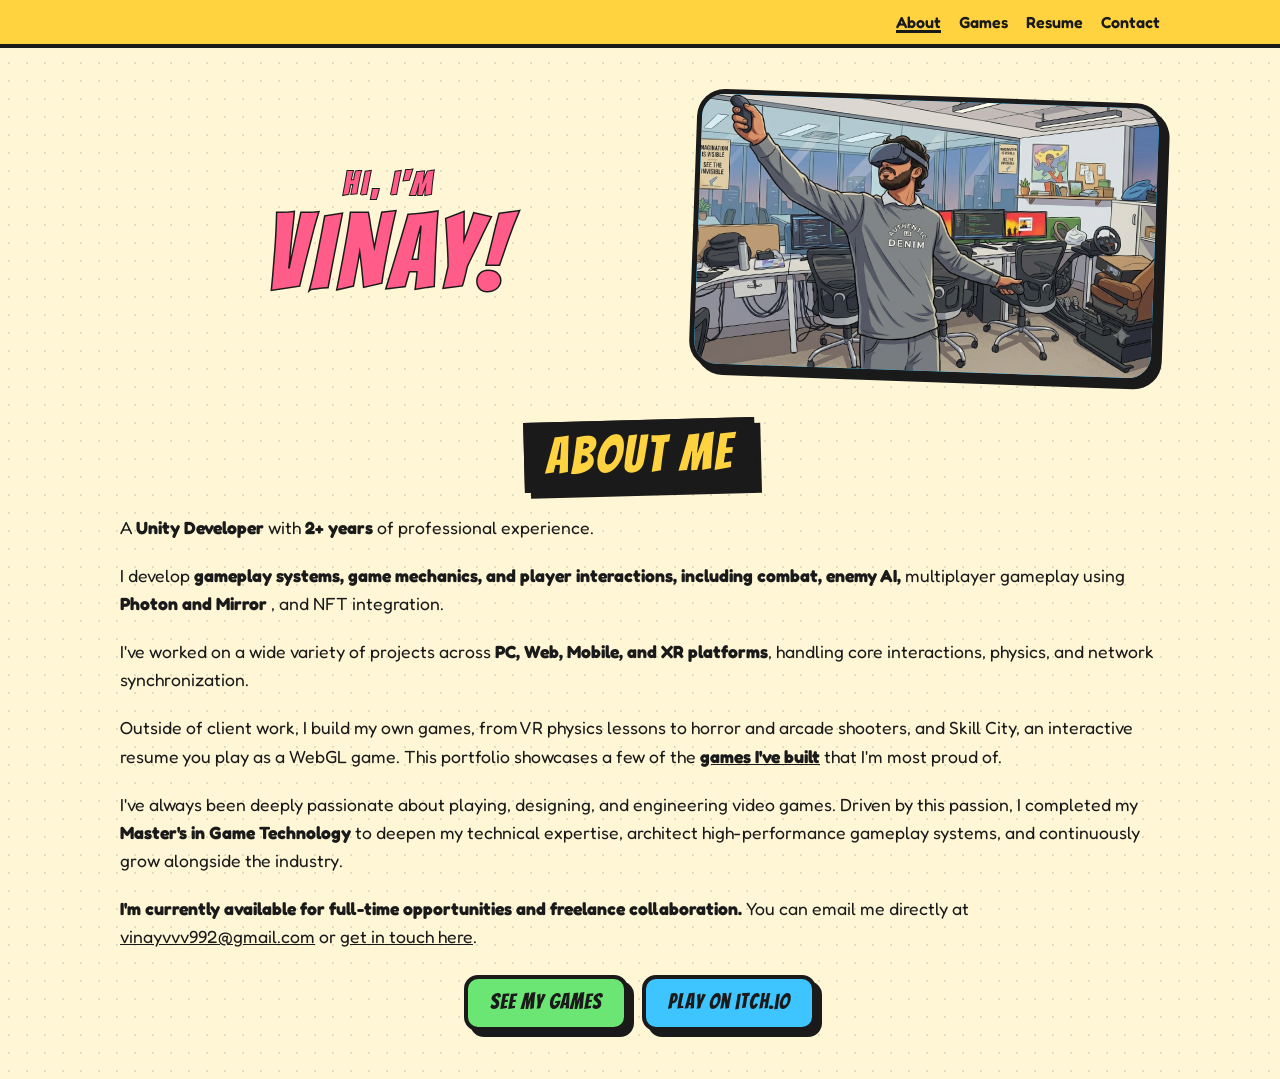
<file: index.html>
<!doctype html>
<html lang="en">
  <head>
    <meta charset="UTF-8" />
    <meta name="viewport" content="width=device-width, initial-scale=1" />
    <title>Vinay | Unity Developer</title>
    <meta
      name="description"
      content="Portfolio of Vinay, a Unity and XR game developer working across mobile, desktop, VR and WebGL."
    />
    <link rel="preconnect" href="https://fonts.googleapis.com" />
    <link rel="preconnect" href="https://fonts.gstatic.com" crossorigin />
    <link
      href="https://fonts.googleapis.com/css2?family=Bangers&family=Fredoka:wght@400;600&display=swap"
      rel="stylesheet"
    />
    <link rel="stylesheet" href="style.css" />
  </head>
  <body>
    <nav>
      <div class="wrap">
        <!-- <a class="logo" href="index.html#top">Vinay</a> -->
        <ul>
          <li><a href="index.html" class="active">About</a></li>
          <li><a href="games.html">Games</a></li>
          <li><a href="resume.html">Resume</a></li>
          <li><a href="contact.html">Contact</a></li>
        </ul>
      </div>
    </nav>
    <main>
      <header class="hero" id="top">
        <div class="wrap">
          <div class="hero-top">
            <div class="hero-name">
              <h1><span class="hello">HI, I'M</span> VINAY!</h1>
            </div>
            <div class="mascot">
              <img src="assets/mascot.png" alt="Vinay working in VR" />
            </div>
          </div>

          <div class="about-tag"><h2>About me</h2></div>

          <p class="about-text">
            A <strong>Unity Developer</strong> with <strong>2+ years</strong> of
            professional experience.
          </p>
          <p class="about-text">
            I develop
            <strong
              >gameplay systems, game mechanics, and player
              interactions, including combat, enemy AI,</strong
            >
           multiplayer gameplay using
            <strong
              > Photon and Mirror</strong
            >
            , and NFT
              integration.
          </strong>
          </p>
          <p class="about-text">
            I've worked on a wide variety of projects across
            <strong>PC, Web, Mobile, and XR platforms</strong>, handling core
            interactions, physics, and network synchronization. 
          </p>
          <p class="about-text">
            Outside of client work, I build my own games, from VR physics
            lessons to horror and arcade shooters, and Skill City, an
            interactive resume you play as a WebGL game.  This portfolio
            showcases a few of the
            <a href="games.html"> <strong>games I've built</strong></a> that I'm
            most proud of.
          </p>
          <p class="about-text">
            I've always been deeply passionate about playing, designing, and
            engineering video games. Driven by this passion, I completed my
            <strong>Master's in Game Technology</strong>
            to deepen my technical expertise, architect high-performance
            gameplay systems, and continuously grow alongside the industry.
          </p>
          <p class="about-text">
            <strong
              >I'm currently available for full-time opportunities and freelance
              collaboration.
            </strong>
            You can email me directly at
            <a href="mailto:vinayvvv992@gmail.com">vinayvvv992@gmail.com</a>
            or <a href="contact.html">get in touch here</a>.
          </p>
          <div class="btns">
            <a class="btn" href="games.html">See my games</a>
            <a class="btn alt" href="https://vinaydev.itch.io/"
              >Play on itch.io</a
            >
          </div>
        </div>
      </header>
    </main>
    <!-- <footer>&copy; Vinay. Built with HTML and CSS.</footer> -->
  </body>
</html>
</file>
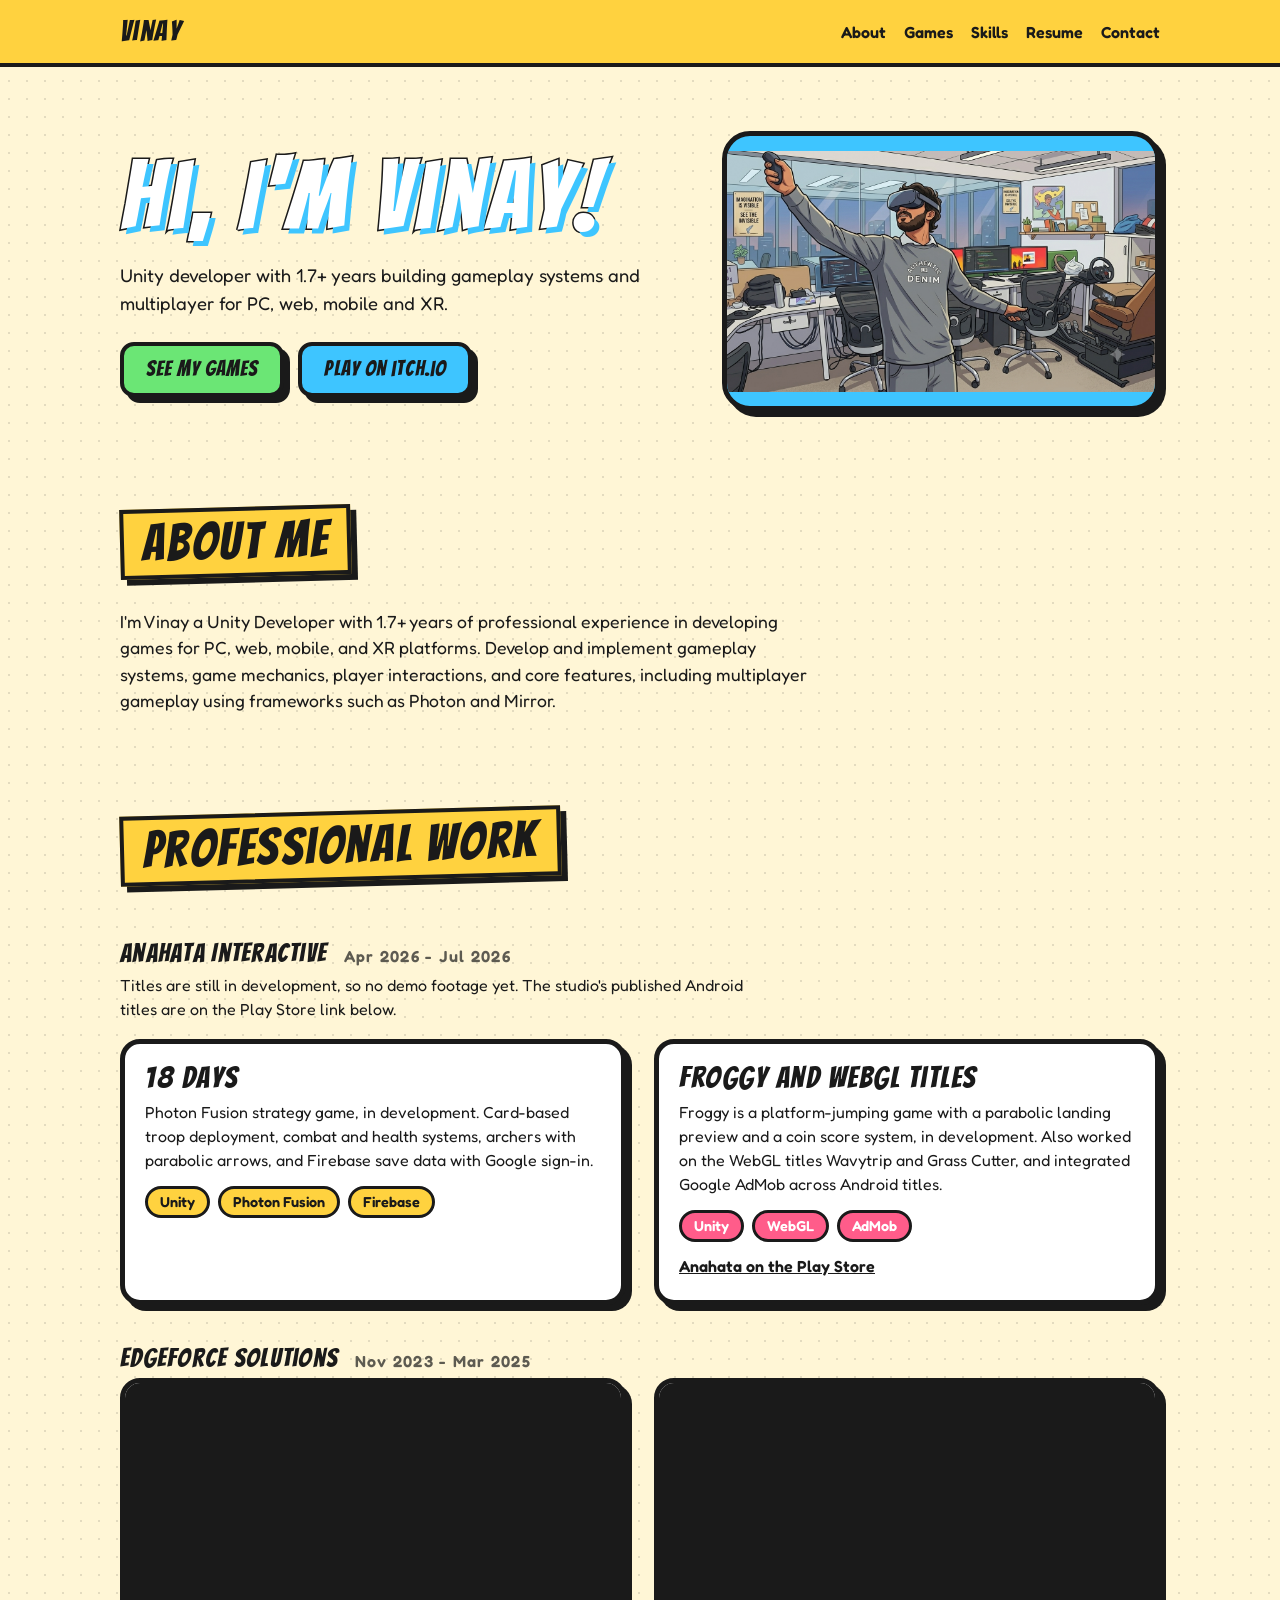
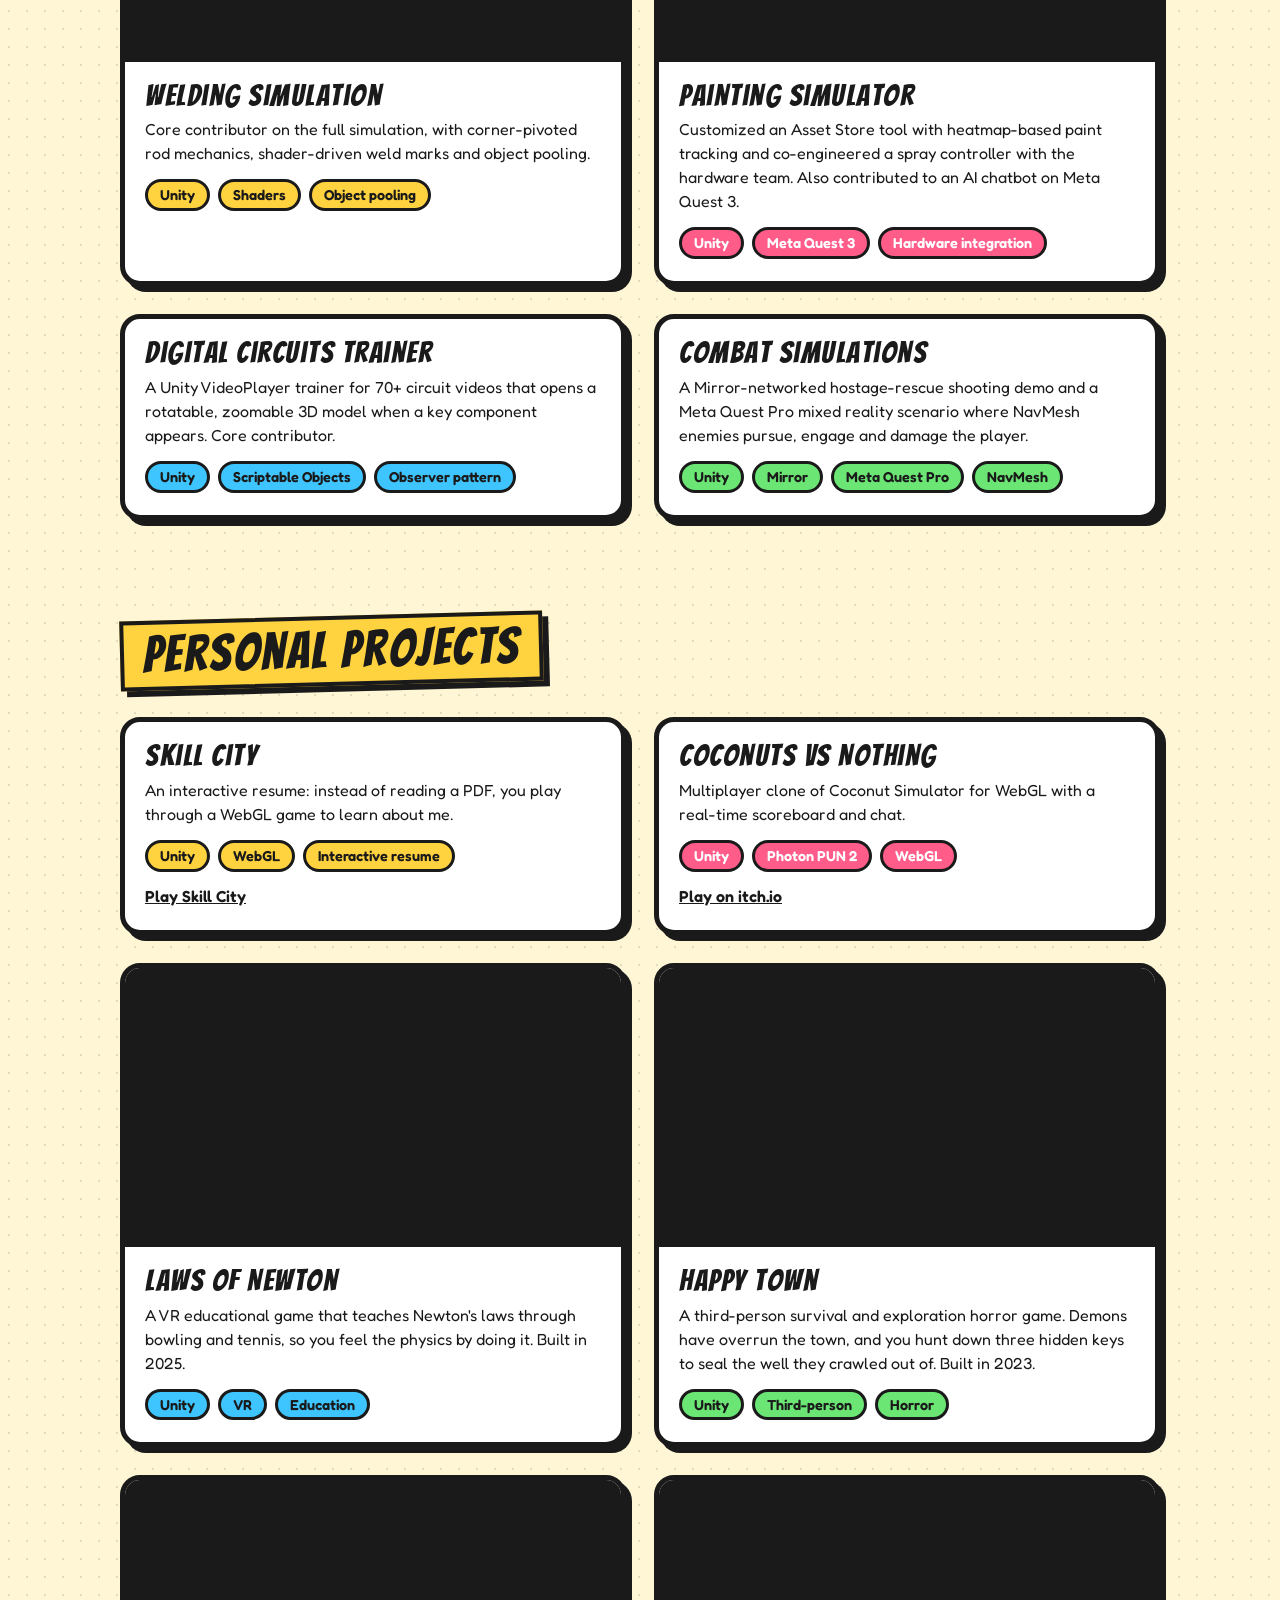
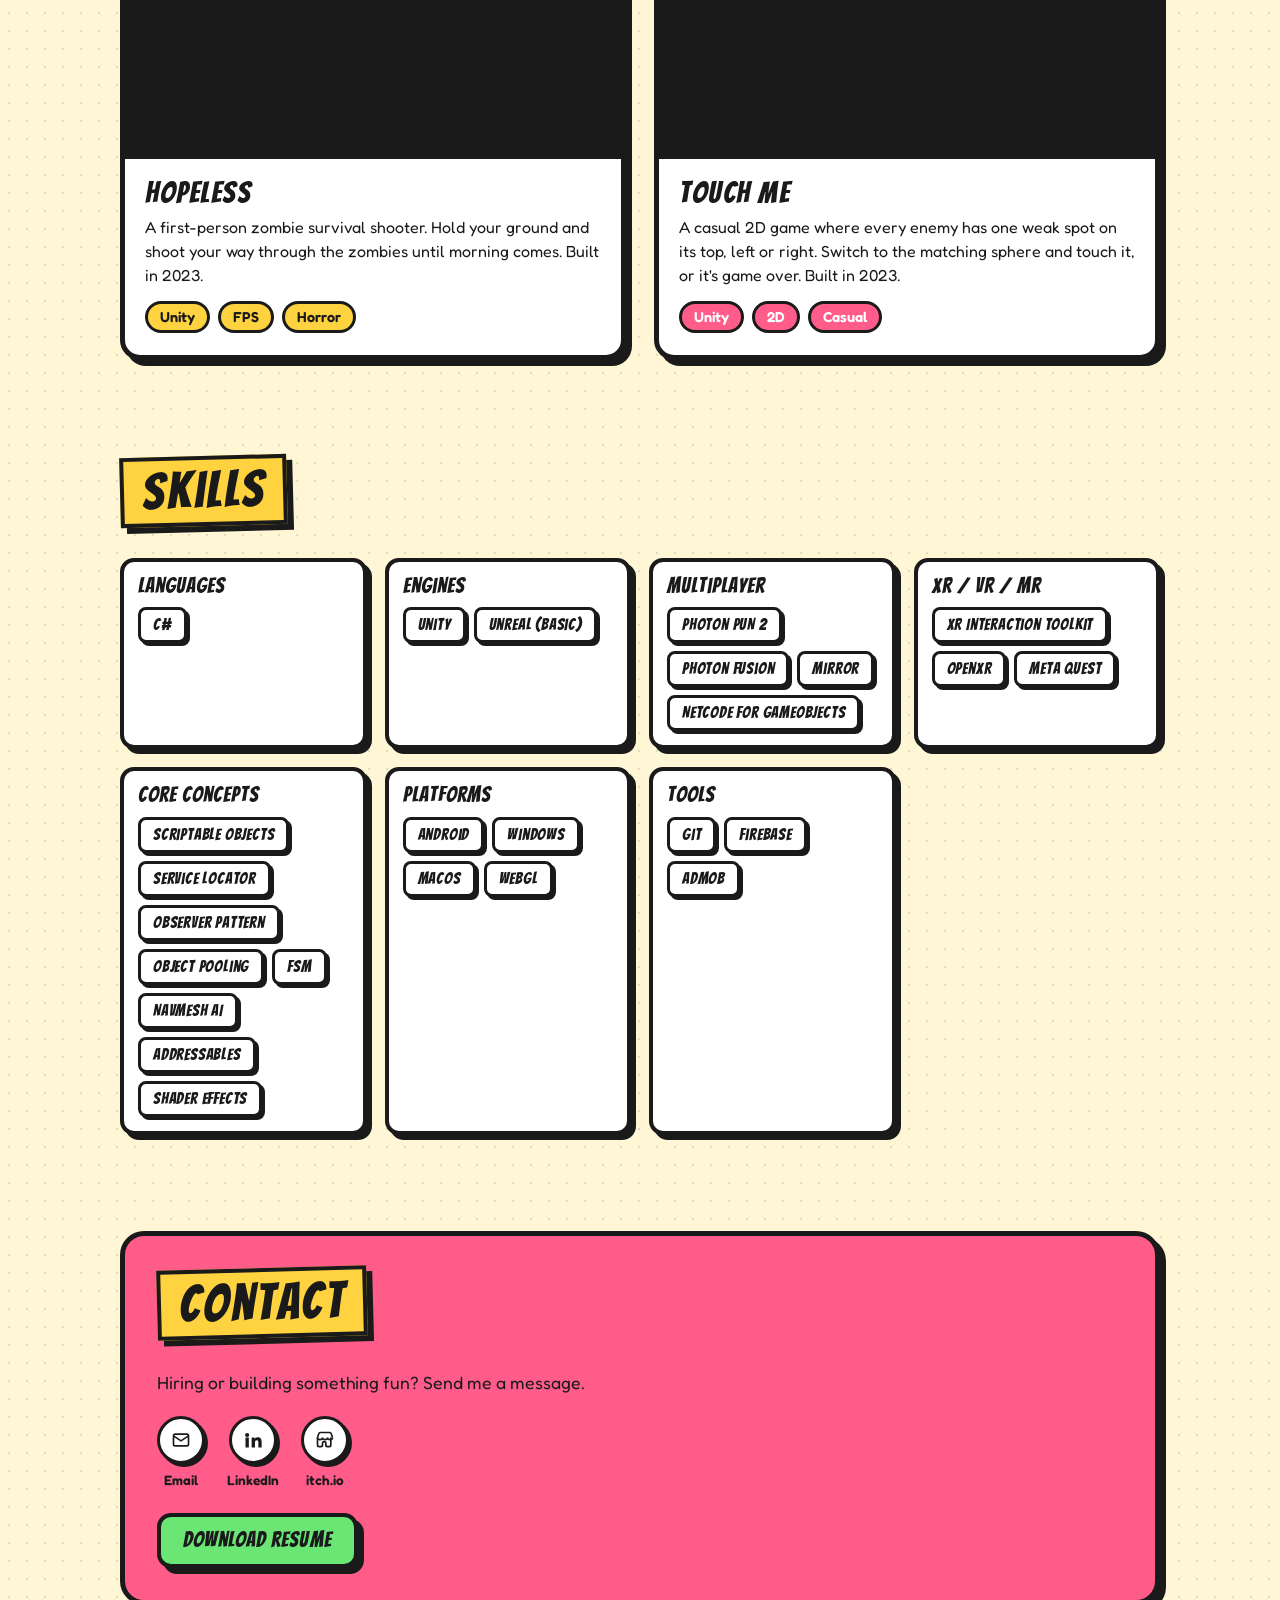
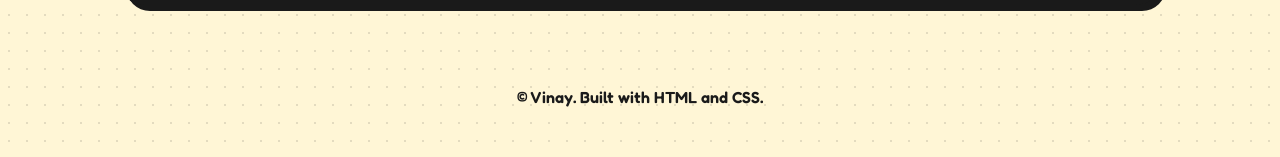
<file: Portfolio/index.html>
<!doctype html>
<html lang="en">
  <head>
    <meta charset="UTF-8" />
    <meta name="viewport" content="width=device-width, initial-scale=1" />
    <title>Vinay | Unity & XR Game Developer</title>
    <meta
      name="description"
      content="Portfolio of Vinay, a Unity and XR game developer working across mobile, desktop, VR and WebGL."
    />
    <link rel="preconnect" href="https://fonts.googleapis.com" />
    <link rel="preconnect" href="https://fonts.gstatic.com" crossorigin />
    <link
      href="https://fonts.googleapis.com/css2?family=Bangers&family=Fredoka:wght@400;600&display=swap"
      rel="stylesheet"
    />
    <link rel="stylesheet" href="style.css" />
  </head>
  <body>
    <nav>
      <div class="wrap">
        <a class="logo" href="#top">Vinay</a>
        <ul>
          <li><a href="#about">About</a></li>
          <li><a href="#professional">Games</a></li>
          <li><a href="#skills">Skills</a></li>
          <li><a href="assets/Vinay_Goud_Resume.pdf" download>Resume</a></li>
          <li><a href="#contact">Contact</a></li>
        </ul>
      </div>
    </nav>

    <header class="hero" id="top">
      <div class="wrap">
        <div>
          <h1>Hi, I'm Vinay!</h1>
          <p>
            Unity developer with 1.7+ years building gameplay systems and
            multiplayer for PC, web, mobile and XR.
          </p>
          <div class="btns">
            <a class="btn" href="#professional">See my games</a>
            <a class="btn alt" href="https://vinaydev.itch.io/"
              >Play on itch.io</a
            >
          </div>
        </div>
        <div class="mascot">
          <span>Your toon mascot goes here</span>
          <img
            src="assets/mascot.png"
            alt="Toon mascot of Vinay"
            onerror="this.remove()"
          />
        </div>
      </div>
    </header>

    <main>
      <section id="about">
        <div class="wrap">
          <h2>About Me</h2>
          <p class="about-text">
            I'm Vinay a Unity Developer with 1.7+ years of professional
            experience in developing games for PC, web, mobile, and XR
            platforms. Develop and implement gameplay systems, game mechanics,
            player interactions, and core features, including multiplayer
            gameplay using frameworks such as Photon and Mirror.
          </p>
        </div>
      </section>

      <section id="professional">
        <div class="wrap">
          <h2>Professional Work</h2>

          <h3 class="group">
            Anahata Interactive <span class="when">Apr 2026 - Jul 2026</span>
          </h3>
          <p class="group-note">
            Titles are still in development, so no demo footage yet. The
            studio's published Android titles are on the Play Store link below.
          </p>
          <div class="grid">
            <article class="card">
              <div class="info">
                <h3>18 Days</h3>
                <p>
                  Photon Fusion strategy game, in development. Card-based troop
                  deployment, combat and health systems, archers with parabolic
                  arrows, and Firebase save data with Google sign-in.
                </p>
                <ul class="chips">
                  <li>Unity</li>
                  <li>Photon Fusion</li>
                  <li>Firebase</li>
                </ul>
              </div>
            </article>
            <article class="card">
              <div class="info">
                <h3>Froggy and WebGL Titles</h3>
                <p>
                  Froggy is a platform-jumping game with a parabolic landing
                  preview and a coin score system, in development. Also worked
                  on the WebGL titles Wavytrip and Grass Cutter, and integrated
                  Google AdMob across Android titles.
                </p>
                <ul class="chips">
                  <li>Unity</li>
                  <li>WebGL</li>
                  <li>AdMob</li>
                </ul>
                <a
                  class="more"
                  href="https://play.google.com/store/apps/dev?id=5243300437399417911"
                  >Anahata on the Play Store</a
                >
              </div>
            </article>
          </div>

          <h3 class="group">
            EdgeForce Solutions <span class="when">Nov 2023 - Mar 2025</span>
          </h3>
          <div class="grid">
            <article class="card">
              <div
                class="video"
                data-yt="qbc9Y3zAUqk"
                data-title="Welding Simulation gameplay"
              ></div>
              <div class="info">
                <h3>Welding Simulation</h3>
                <p>
                  Core contributor on the full simulation, with corner-pivoted
                  rod mechanics, shader-driven weld marks and object pooling.
                </p>
                <ul class="chips">
                  <li>Unity</li>
                  <li>Shaders</li>
                  <li>Object pooling</li>
                </ul>
              </div>
            </article>
            <article class="card">
              <div
                class="video"
                data-yt="7HVSZfm2o-Q"
                data-title="Painting Simulator gameplay"
              ></div>
              <div class="info">
                <h3>Painting Simulator</h3>
                <p>
                  Customized an Asset Store tool with heatmap-based paint
                  tracking and co-engineered a spray controller with the
                  hardware team. Also contributed to an AI chatbot on Meta Quest
                  3.
                </p>
                <ul class="chips">
                  <li>Unity</li>
                  <li>Meta Quest 3</li>
                  <li>Hardware integration</li>
                </ul>
              </div>
            </article>
            <article class="card">
              <div class="info">
                <h3>Digital Circuits Trainer</h3>
                <p>
                  A Unity VideoPlayer trainer for 70+ circuit videos that opens
                  a rotatable, zoomable 3D model when a key component appears.
                  Core contributor.
                </p>
                <ul class="chips">
                  <li>Unity</li>
                  <li>Scriptable Objects</li>
                  <li>Observer pattern</li>
                </ul>
              </div>
            </article>
            <article class="card">
              <div class="info">
                <h3>Combat Simulations</h3>
                <p>
                  A Mirror-networked hostage-rescue shooting demo and a Meta
                  Quest Pro mixed reality scenario where NavMesh enemies pursue,
                  engage and damage the player.
                </p>
                <ul class="chips">
                  <li>Unity</li>
                  <li>Mirror</li>
                  <li>Meta Quest Pro</li>
                  <li>NavMesh</li>
                </ul>
              </div>
            </article>
          </div>
        </div>
      </section>

      <section id="personal">
        <div class="wrap">
          <h2>Personal Projects</h2>
          <div class="grid">
            <article class="card">
              <div class="info">
                <h3>Skill City</h3>
                <p>
                  An interactive resume: instead of reading a PDF, you play
                  through a WebGL game to learn about me.
                </p>
                <ul class="chips">
                  <li>Unity</li>
                  <li>WebGL</li>
                  <li>Interactive resume</li>
                </ul>
                <a
                  class="more"
                  href="https://vinayresume.vinayvvv992.workers.dev/"
                  >Play Skill City</a
                >
              </div>
            </article>
            <article class="card">
              <div class="info">
                <h3>Coconuts Vs Nothing</h3>
                <p>
                  Multiplayer clone of Coconut Simulator for WebGL with a
                  real-time scoreboard and chat.
                </p>
                <ul class="chips">
                  <li>Unity</li>
                  <li>Photon PUN 2</li>
                  <li>WebGL</li>
                </ul>
                <a class="more" href="https://vinaydev.itch.io/"
                  >Play on itch.io</a
                >
              </div>
            </article>
            <article class="card">
              <div
                class="video"
                data-yt="dr40m4Xd57s"
                data-title="Laws of Newton gameplay"
              ></div>
              <div class="info">
                <h3>Laws of Newton</h3>
                <p>
                  A VR educational game that teaches Newton's laws through
                  bowling and tennis, so you feel the physics by doing it. Built
                  in 2025.
                </p>
                <ul class="chips">
                  <li>Unity</li>
                  <li>VR</li>
                  <li>Education</li>
                </ul>
              </div>
            </article>
            <article class="card">
              <div
                class="video"
                data-yt="mU_8PEcQfmI"
                data-title="Happy Town gameplay"
              ></div>
              <div class="info">
                <h3>Happy Town</h3>
                <p>
                  A third-person survival and exploration horror game. Demons
                  have overrun the town, and you hunt down three hidden keys to
                  seal the well they crawled out of. Built in 2023.
                </p>
                <ul class="chips">
                  <li>Unity</li>
                  <li>Third-person</li>
                  <li>Horror</li>
                </ul>
              </div>
            </article>
            <article class="card">
              <div
                class="video"
                data-yt="8Tmd0YcpETE"
                data-title="Hopeless gameplay"
              ></div>
              <div class="info">
                <h3>Hopeless</h3>
                <p>
                  A first-person zombie survival shooter. Hold your ground and
                  shoot your way through the zombies until morning comes. Built
                  in 2023.
                </p>
                <ul class="chips">
                  <li>Unity</li>
                  <li>FPS</li>
                  <li>Horror</li>
                </ul>
              </div>
            </article>
            <article class="card">
              <div
                class="video"
                data-yt="qoGp201ou6E"
                data-title="Touch Me gameplay"
              ></div>
              <div class="info">
                <h3>Touch Me</h3>
                <p>
                  A casual 2D game where every enemy has one weak spot on its
                  top, left or right. Switch to the matching sphere and touch
                  it, or it's game over. Built in 2023.
                </p>
                <ul class="chips">
                  <li>Unity</li>
                  <li>2D</li>
                  <li>Casual</li>
                </ul>
              </div>
            </article>
          </div>
        </div>
      </section>

      <section id="skills">
        <div class="wrap">
          <h2>Skills</h2>
          <div class="skillgroups">
            <div class="skillgroup">
              <h3 class="group">Languages</h3>
              <ul class="skills">
                <li>C#</li>
              </ul>
            </div>
            <div class="skillgroup">
              <h3 class="group">Engines</h3>
              <ul class="skills">
                <li>Unity</li>
                <li>Unreal (Basic)</li>
              </ul>
            </div>
            <div class="skillgroup">
              <h3 class="group">Multiplayer</h3>
              <ul class="skills">
                <li>Photon PUN 2</li>
                <li>Photon Fusion</li>
                <li>Mirror</li>
                <li>Netcode for GameObjects</li>
              </ul>
            </div>
            <div class="skillgroup">
              <h3 class="group">XR / VR / MR</h3>
              <ul class="skills">
                <li>XR Interaction Toolkit</li>
                <li>OpenXR</li>
                <li>Meta Quest</li>
              </ul>
            </div>
            <div class="skillgroup">
              <h3 class="group">Core Concepts</h3>
              <ul class="skills">
                <li>Scriptable Objects</li>
                <li>Service Locator</li>
                <li>Observer Pattern</li>
                <li>Object Pooling</li>
                <li>FSM</li>
                <li>NavMesh AI</li>
                <li>Addressables</li>
                <li>Shader Effects</li>
              </ul>
            </div>
            <div class="skillgroup">
              <h3 class="group">Platforms</h3>
              <ul class="skills">
                <li>Android</li>
                <li>Windows</li>
                <li>macOS</li>
                <li>WebGL</li>
              </ul>
            </div>
            <div class="skillgroup">
              <h3 class="group">Tools</h3>
              <ul class="skills">
                <li>Git</li>
                <li>Firebase</li>
                <li>AdMob</li>
              </ul>
            </div>
          </div>
        </div>
      </section>

      <section id="contact">
        <div class="wrap">
          <div class="contact">
            <h2>Contact</h2>
            <p>Hiring or building something fun? Send me a message.</p>
            <div class="contact-row">
              <div class="icon-item">
                <span class="icon-circle" id="email-btn" title="Copy email">
                  <svg
                    viewBox="0 0 24 24"
                    width="20"
                    height="20"
                    fill="none"
                    stroke="currentColor"
                    stroke-width="2"
                  >
                    <rect x="3" y="5" width="18" height="14" rx="2" />
                    <path d="M3 7l9 6 9-6" />
                  </svg>
                </span>
                <span class="icon-label" id="email-label">Email</span>
              </div>
              <a
                class="icon-item"
                href="https://www.linkedin.com/in/vinay-dev-668841207/"
              >
                <span class="icon-circle">
                  <svg
                    viewBox="0 0 24 24"
                    width="20"
                    height="20"
                    fill="currentColor"
                  >
                    <path
                      d="M4.98 3.5a2.5 2.5 0 1 1 0 5 2.5 2.5 0 0 1 0-5zM3 9h4v12H3V9zm7 0h3.8v1.7h.05c.53-1 1.83-2.06 3.77-2.06 4.03 0 4.78 2.65 4.78 6.1V21h-4v-5.6c0-1.34-.02-3.06-1.87-3.06-1.87 0-2.16 1.46-2.16 2.97V21h-4V9z"
                    />
                  </svg>
                </span>
                <span class="icon-label">LinkedIn</span>
              </a>
              <a class="icon-item" href="https://vinaydev.itch.io/">
                <span class="icon-circle">
                  <svg
                    viewBox="0 0 24 24"
                    width="20"
                    height="20"
                    fill="none"
                    stroke="currentColor"
                    stroke-width="2"
                  >
                    <path
                      d="M3 9l1.5-4.5A2 2 0 0 1 6.4 3h11.2a2 2 0 0 1 1.9 1.5L21 9"
                    />
                    <path
                      d="M3 9v9a2 2 0 0 0 2 2h2a2 2 0 0 0 2-2v-2a2 2 0 0 1 2-2 2 2 0 0 1 2 2v2a2 2 0 0 0 2 2h2a2 2 0 0 0 2-2V9"
                    />
                    <path
                      d="M3 9c0 1.5 1.3 2.5 3 2.5S9 10.5 9 9M9 9c0 1.5 1.3 2.5 3 2.5S15 10.5 15 9M15 9c0 1.5 1.3 2.5 3 2.5S21 10.5 21 9"
                    />
                  </svg>
                </span>
                <span class="icon-label">itch.io</span>
              </a>
            </div>
            <a class="btn" href="assets/Vinay_Goud_Resume.pdf" download
              >Download resume</a
            >
          </div>
        </div>
      </section>
    </main>

    <footer>&copy; Vinay. Built with HTML and CSS.</footer>

    <script src="script.js"></script>
  </body>
</html>
</file>
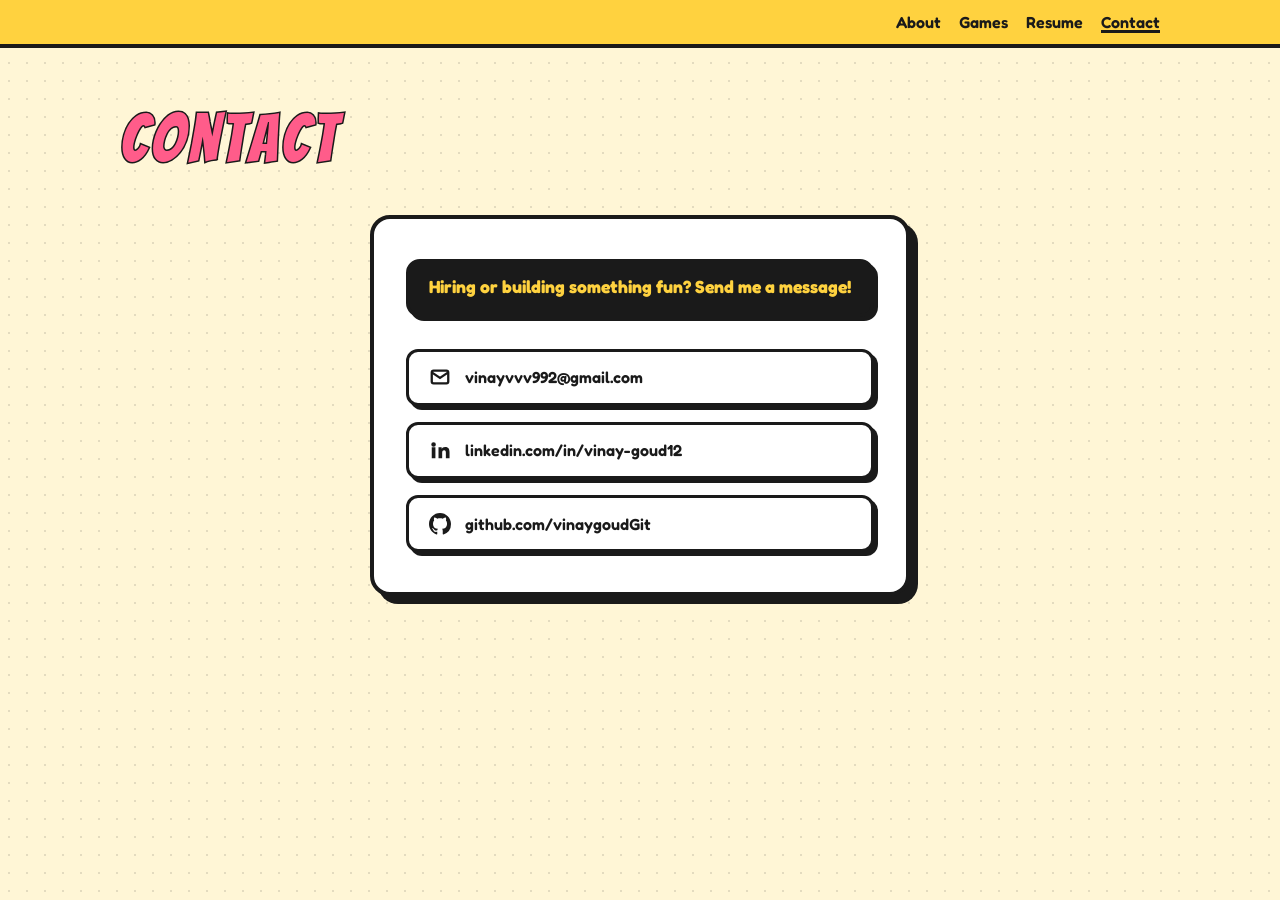
<file: contact.html>
<!doctype html>
<html lang="en">
  <head>
    <meta charset="UTF-8" />
    <meta name="viewport" content="width=device-width, initial-scale=1" />
    <title>Vinay | Contact</title>
    <meta name="description" content="Get in touch with Vinay." />
    <link rel="preconnect" href="https://fonts.googleapis.com" />
    <link rel="preconnect" href="https://fonts.gstatic.com" crossorigin />
    <link
      href="https://fonts.googleapis.com/css2?family=Bangers&family=Fredoka:wght@400;600;700&display=swap"
      rel="stylesheet"
    />
    <link rel="stylesheet" href="style.css" />
    <style>
      .contact-section {
        display: flex;
        justify-content: center;
        align-items: center;
        padding: 2rem 1rem 4rem;
      }

      .contact-card {
        background: #ffffff;
        border: 4px solid var(--ink, #1a1a1a);
        box-shadow: 8px 8px 0 var(--ink, #1a1a1a);
        border-radius: 20px;
        padding: 2.5rem 2rem;
        max-width: 580px;
        width: 100%;
      }

      .contact-badge {
        display: block;
        background: var(--ink, #1a1a1a);
        border: 3px solid var(--ink, #1a1a1a);
        box-shadow: 4px 4px 0 var(--ink, #1a1a1a);
        border-radius: 14px;
        padding: 0.8rem 1.25rem;
        font-size: 1.1rem;
        font-weight: 700;
        color: var(--yellow, #ffd23f);
        margin-bottom: 2rem;
        text-align: center;
      }

      .contact-list {
        display: flex;
        flex-direction: column;
        gap: 1rem;
      }

      .contact-item {
        background: #fff;
        border: 3px solid var(--ink, #1a1a1a);
        box-shadow: 4px 4px 0 var(--ink, #1a1a1a);
        border-radius: 12px;
        padding: 0.85rem 1.25rem;
        display: flex;
        align-items: center;
        gap: 0.85rem;
        text-decoration: none;
        color: var(--ink, #1a1a1a);
        font-weight: 600;
        font-size: 1rem;
        cursor: pointer;
        transition:
          transform 0.1s ease,
          box-shadow 0.1s ease,
          background-color 0.1s ease;
        word-break: break-all;
      }

      .contact-item:hover {
        transform: translate(-2px, -2px);
        box-shadow: 6px 6px 0 var(--ink, #1a1a1a);
        background: var(--yellow, #ffd23f);
      }

      .contact-item:active {
        transform: translate(1px, 1px);
        box-shadow: 2px 2px 0 var(--ink, #1a1a1a);
      }

      .contact-icon {
        flex-shrink: 0;
        display: flex;
        align-items: center;
        justify-content: center;
      }
    </style>
  </head>
  <body>
    <nav>
      <div class="wrap">
        <ul>
          <li><a href="index.html">About</a></li>
          <li><a href="games.html">Games</a></li>
          <li><a href="resume.html">Resume</a></li>
          <li><a href="contact.html" class="active">Contact</a></li>
        </ul>
      </div>
    </nav>
    <main>
      <header class="page-header">
        <div class="wrap"><h1>Contact</h1></div>
      </header>
      <section class="contact-section">
        <div class="wrap">
          <div class="contact-card">
            <div class="contact-badge">
              Hiring or building something fun? Send me a message!
            </div>

            <div class="contact-list">
              <div
                class="contact-item"
                id="email-btn"
                title="Click to copy email"
              >
                <div class="contact-icon">
                  <svg
                    viewBox="0 0 24 24"
                    width="22"
                    height="22"
                    fill="none"
                    stroke="currentColor"
                    stroke-width="2.5"
                  >
                    <rect x="3" y="5" width="18" height="14" rx="2" />
                    <path d="M3 7l9 6 9-6" />
                  </svg>
                </div>
                <span id="email-label">vinayvvv992@gmail.com</span>
              </div>

              <a
                class="contact-item"
                href="https://www.linkedin.com/in/vinay-goud12/"
                target="_blank"
                rel="noopener"
              >
                <div class="contact-icon">
                  <svg
                    viewBox="0 0 24 24"
                    width="22"
                    height="22"
                    fill="currentColor"
                  >
                    <path
                      d="M4.98 3.5a2.5 2.5 0 1 1 0 5 2.5 2.5 0 0 1 0-5zM3 9h4v12H3V9zm7 0h3.8v1.7h.05c.53-1 1.83-2.06 3.77-2.06 4.03 0 4.78 2.65 4.78 6.1V21h-4v-5.6c0-1.34-.02-3.06-1.87-3.06-1.87 0-2.16 1.46-2.16 2.97V21h-4V9z"
                    />
                  </svg>
                </div>
                <span>linkedin.com/in/vinay-goud12</span>
              </a>

              <a
                class="contact-item"
                href="https://github.com/vinaygoudGit"
                target="_blank"
                rel="noopener"
              >
                <div class="contact-icon">
                  <svg
                    viewBox="0 0 24 24"
                    width="22"
                    height="22"
                    fill="currentColor"
                  >
                    <path
                      d="M12 0C5.37 0 0 5.37 0 12c0 5.31 3.435 9.795 8.205 11.385.6.105.825-.255.825-.57 0-.285-.015-1.23-.015-2.235-3.015.555-3.795-.735-4.035-1.41-.135-.345-.72-1.41-1.23-1.695-.42-.225-1.02-.78-.015-.795.945-.015 1.62.87 1.845 1.23 1.08 1.815 2.805 1.305 3.495.99.105-.78.42-1.305.765-1.605-2.67-.3-5.46-1.335-5.46-5.925 0-1.305.465-2.385 1.23-3.225-.12-.3-.54-1.53.12-3.18 0 0 1.005-.315 3.3 1.23.96-.27 1.98-.405 3-.405s2.04.135 3 .405c2.295-1.56 3.3-1.23 3.3-1.23.66 1.65.24 2.88.12 3.18.765.84 1.23 1.905 1.23 3.225 0 4.605-2.805 5.625-5.475 5.925.435.375.81 1.095.81 2.22 0 1.605-.015 2.895-.015 3.3 0 .315.225.69.825.57A12.02 12.02 0 0024 12c0-6.63-5.37-12-12-12z"
                    />
                  </svg>
                </div>
                <span>github.com/vinaygoudGit</span>
              </a>
            </div>
          </div>
        </div>
      </section>
    </main>
    <!-- <footer>&copy; Vinay. Built with HTML and CSS.</footer> -->
    <script src="script.js"></script>
  </body>
</html>
</file>
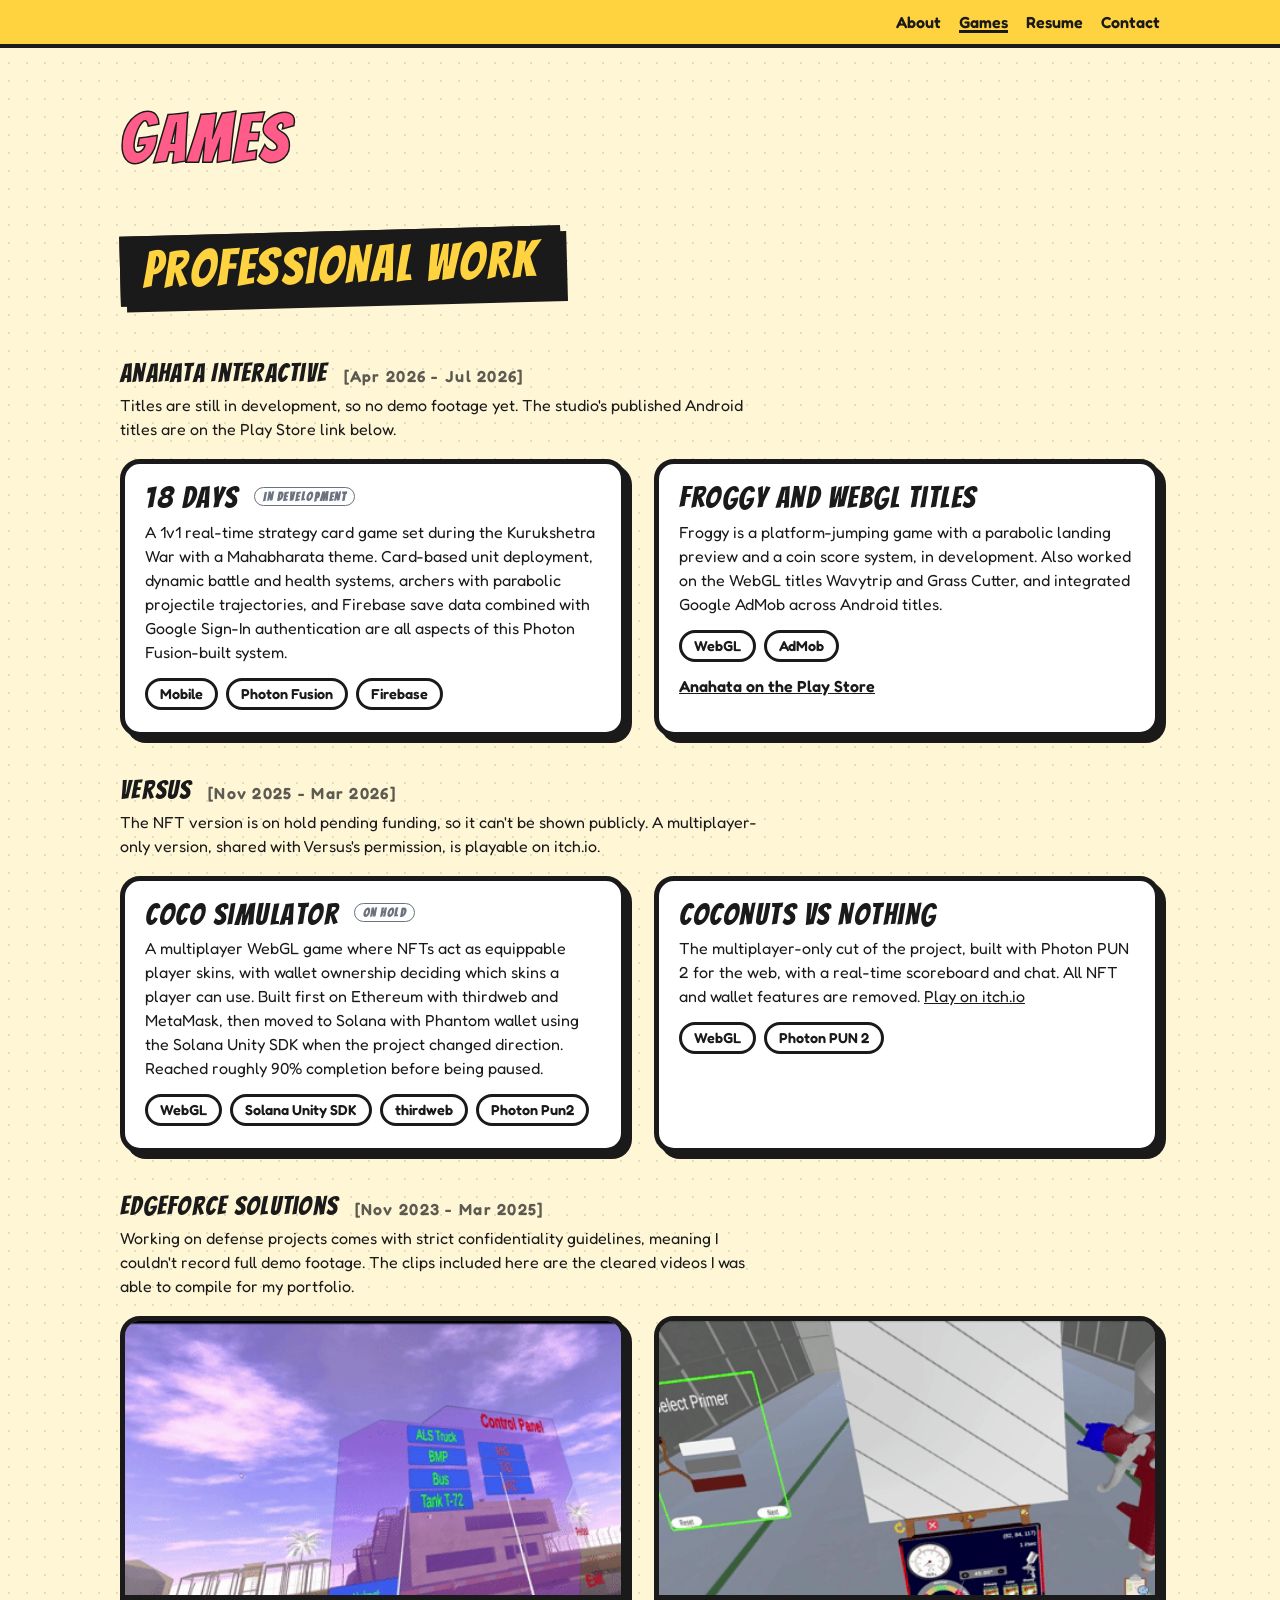
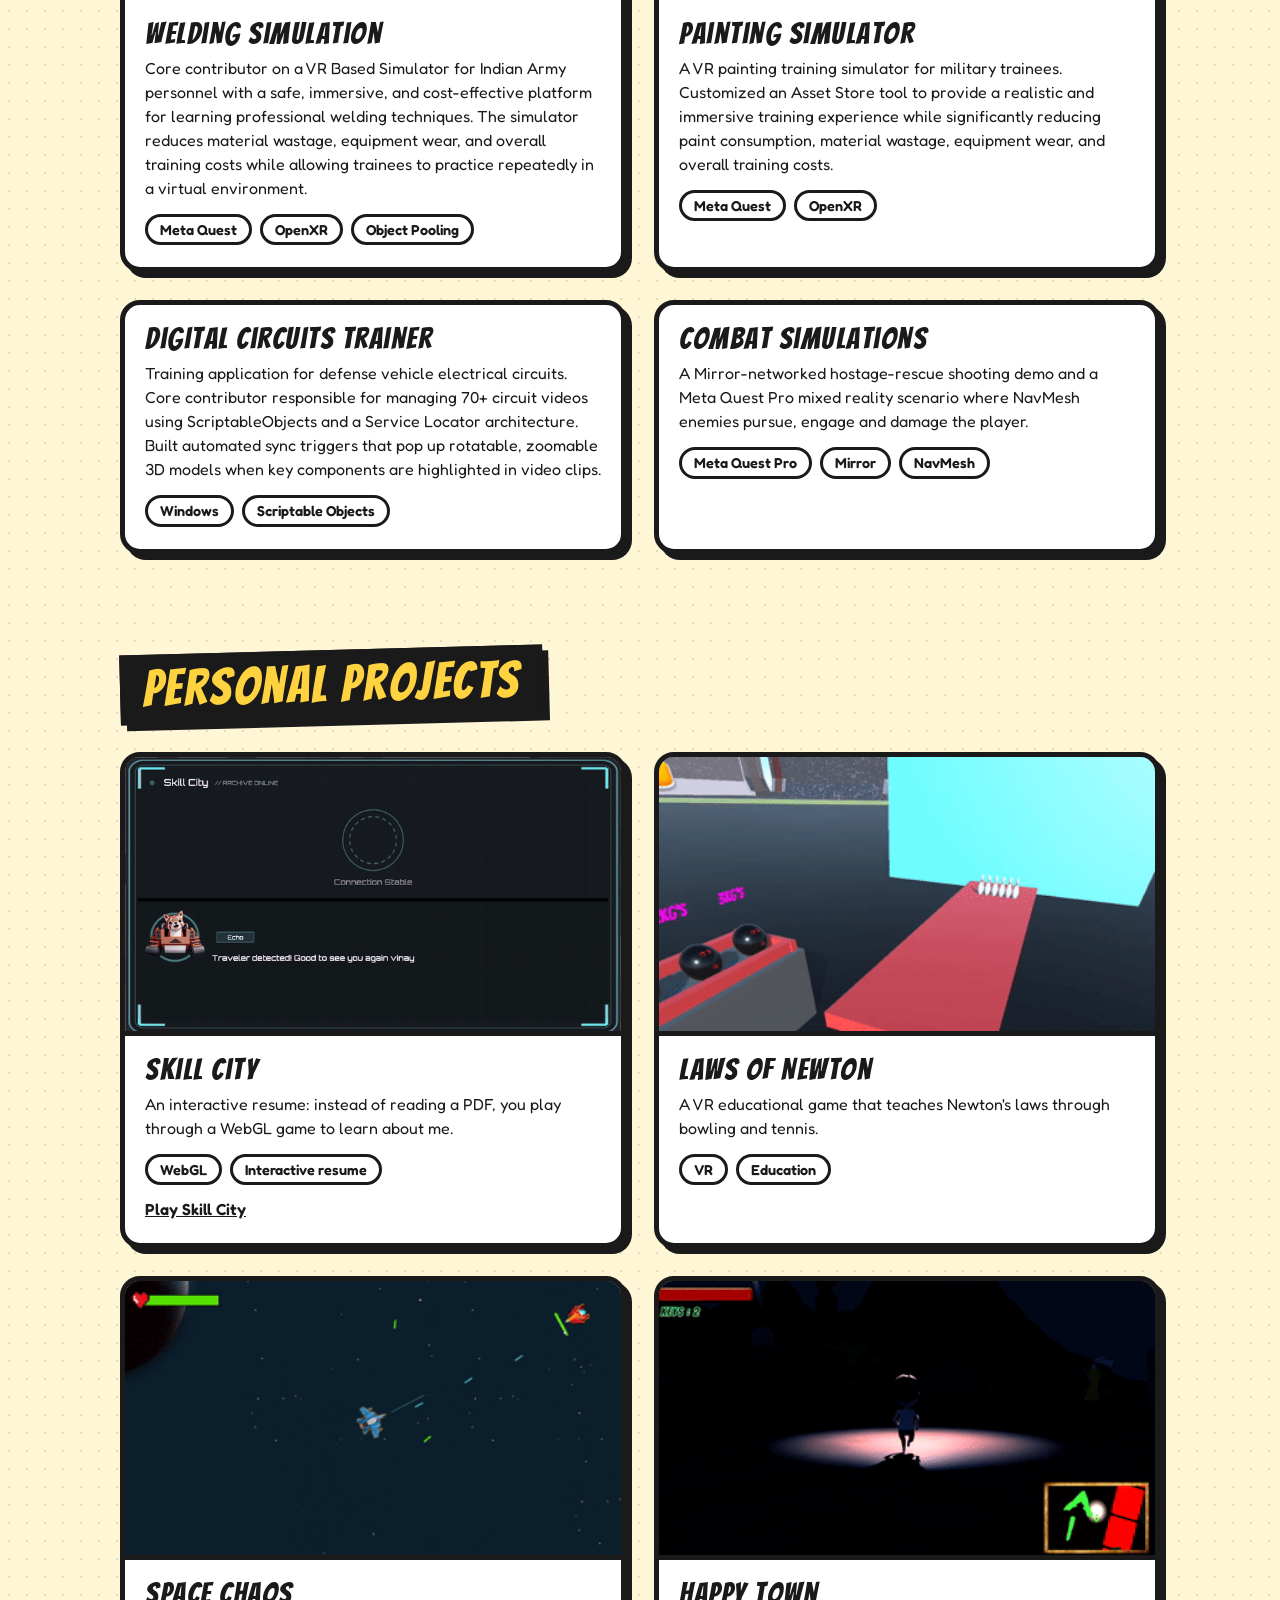
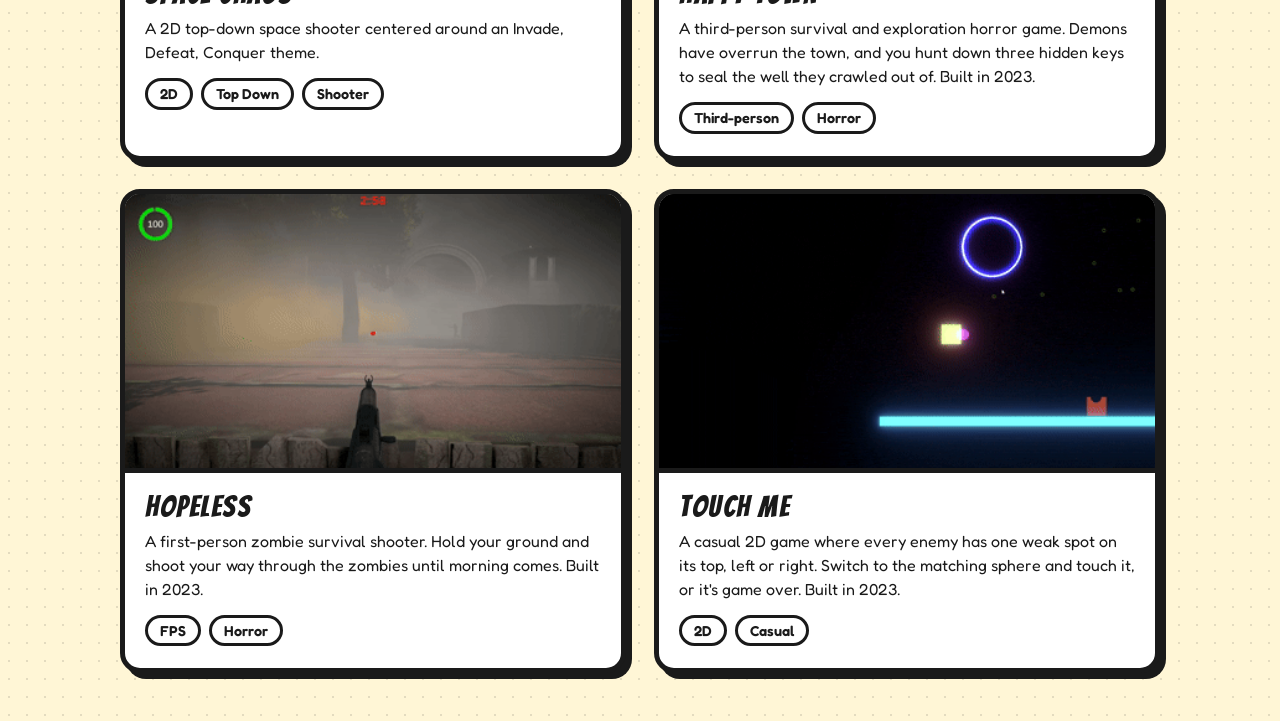
<file: games.html>
<!doctype html>
<html lang="en">
  <head>
    <meta charset="UTF-8" />
    <meta name="viewport" content="width=device-width, initial-scale=1" />
    <title>Vinay | Games</title>
    <meta
      name="description"
      content="Professional and personal game projects by Vinay."
    />
    <link rel="preconnect" href="https://fonts.googleapis.com" />
    <link rel="preconnect" href="https://fonts.gstatic.com" crossorigin />
    <link
      href="https://fonts.googleapis.com/css2?family=Bangers&family=Fredoka:wght@400;600&display=swap"
      rel="stylesheet"
    />
    <link rel="stylesheet" href="style.css" />
  </head>
  <body>
    <div id="game-modal" class="modal" aria-hidden="true">
      <div class="modal-overlay" tabindex="-1" data-close></div>
      <div class="modal-container" role="dialog" aria-modal="true">
        <button class="modal-close" data-close aria-label="Close modal">
          &times;
        </button>
        <div class="modal-video-wrap">
          <iframe
            id="modal-iframe"
            src=""
            title="Gameplay Video"
            allowfullscreen
            allow="
              accelerometer;
              autoplay;
              clipboard-write;
              encrypted-media;
              gyroscope;
              picture-in-picture;
            "
          ></iframe>
        </div>
        <div class="modal-body">
          <h2 id="modal-title">Game Title</h2>
          <p id="modal-description" class="modal-desc"></p>
          <h3>Mechanics & Technical Highlights</h3>
          <div id="modal-mechanics" class="modal-tech"></div>
        </div>
      </div>
    </div>
    <nav>
      <div class="wrap">
        <!-- <a class="logo" href="index.html#top">Vinay</a> -->
        <ul>
          <li><a href="index.html">About</a></li>
          <li><a href="games.html" class="active">Games</a></li>
          <li><a href="resume.html">Resume</a></li>
          <li><a href="contact.html">Contact</a></li>
        </ul>
      </div>
    </nav>
    <main>
      <header class="page-header">
        <div class="wrap"><h1>Games</h1></div>
      </header>
      <section id="professional">
        <div class="wrap">
          <h2>Professional Work</h2>

          <h3 class="group">
            Anahata Interactive <span class="when">[Apr 2026 - Jul 2026]</span>
          </h3>
          <p class="group-note">
            Titles are still in development, so no demo footage yet. The
            studio's published Android titles are on the Play Store link below.
          </p>
          <div class="grid">
            <article class="card">
              <div class="info">
                <h3>18 Days <span class="dev-badge">In Development</span></h3>
                <p>
                  A 1v1 real-time strategy card game set during the Kurukshetra
                  War with a Mahabharata theme. Card-based unit deployment,
                  dynamic battle and health systems, archers with parabolic
                  projectile trajectories, and Firebase save data combined with
                  Google Sign-In authentication are all aspects of this Photon
                  Fusion-built system.
                </p>
                <ul class="chips">
                  <li>Mobile</li>
                  <li>Photon Fusion</li>
                  <li>Firebase</li>
                </ul>
              </div>
            </article>
            <article class="card">
              <div class="info">
                <h3>Froggy and WebGL Titles</h3>
                <p>
                  Froggy is a platform-jumping game with a parabolic landing
                  preview and a coin score system, in development. Also worked
                  on the WebGL titles Wavytrip and Grass Cutter, and integrated
                  Google AdMob across Android titles.
                </p>
                <ul class="chips">
                  <!-- <li>Unity</li> -->
                  <li>WebGL</li>
                  <li>AdMob</li>
                </ul>
                <a
                  class="more"
                  href="https://play.google.com/store/apps/dev?id=5243300437399417911"
                  >Anahata on the Play Store</a
                >
              </div>
            </article>
          </div>
          <h3 class="group">
            Versus <span class="when">[Nov 2025 - Mar 2026]</span>
          </h3>
          <p class="group-note">
            The NFT version is on hold pending funding, so it can't be shown
            publicly. A multiplayer-only version, shared with Versus's
            permission, is playable on itch.io.
          </p>
          <div class="grid">
            <article class="card">
              <div class="info">
                <h3>Coco Simulator <span class="dev-badge">On Hold</span></h3>
                <p>
                  A multiplayer WebGL game where NFTs act as equippable player
                  skins, with wallet ownership deciding which skins a player can
                  use. Built first on Ethereum with thirdweb and MetaMask, then
                  moved to Solana with Phantom wallet using the Solana Unity SDK
                  when the project changed direction. Reached roughly 90%
                  completion before being paused.
                </p>
                <ul class="chips">
                  <li>WebGL</li>
                  <li>Solana Unity SDK</li>
                  <li>thirdweb</li>
                  <li>Photon Pun2</li>
                </ul>
              </div>
            </article>
            <article class="card">
              <a class="shot" href="https://vinaydev.itch.io/">
                <!-- <img
                  src="assets/coconuts-vs-nothing-title.jpg"
                  alt="Coconuts Vs Nothing gameplay: a coconut on a beach with the player name and score on screen"
                  width="1200"
                  height="675"
                  loading="lazy"
                /> -->
              </a>
              <div class="info">
                <h3>Coconuts Vs Nothing</h3>
                <p>
                  The multiplayer-only cut of the project, built with Photon PUN
                  2 for the web, with a real-time scoreboard and chat. All NFT
                  and wallet features are removed.
                  <a href="https://vinaydev.itch.io/">Play on itch.io</a>
                </p>
                <ul class="chips">
                  <li>WebGL</li>
                  <li>Photon PUN 2</li>
                </ul>
              </div>
            </article>
          </div>

          <h3 class="group">
            EdgeForce Solutions <span class="when">[Nov 2023 - Mar 2025]</span>
          </h3>
          <p class="group-note">
            Working on defense projects comes with strict confidentiality
            guidelines, meaning I couldn't record full demo footage. The clips
            included here are the cleared videos I was able to compile for my
            portfolio.
          </p>
          <div class="grid">
            <article
              class="card modal-trigger"
              role="button"
              tabindex="0"
              data-yt="qbc9Y3zAUqk"
              data-title="Welding Simulation"
              data-description=" VR simulator designed to train personnel
                  on welding defense vehicles."
              data-mechanics="Implemented corner-pivoted rod movement for authentic tool handling.|Built dynamic real-time weld mark formation.|Integrated object pooling to maintain stable high-framerate performance in VR.|Simulated MIG, TIG, and Arc welding with configurable training parameters.|Developed custom gameplay systems, VR interactions, training workflow, UI, scoring, and performance evaluation."
            >
              <div
                class="video"
                data-gif="assets/gifs/Welding Simulator.gif"
                data-alt="Welding Simulation gameplay"
              ></div>

              <div class="info">
                <h3>Welding Simulation</h3>
                <p>
                  Core contributor on a VR Based Simulator for Indian Army
                  personnel with a safe, immersive, and cost-effective platform
                  for learning professional welding techniques. The simulator
                  reduces material wastage, equipment wear, and overall training
                  costs while allowing trainees to practice repeatedly in a
                  virtual environment.
                </p>
                <ul class="chips">
                  <!-- <li>Unity</li> -->
                  <li>Meta Quest</li>
                  <li>OpenXR</li>
                  <li>Object Pooling</li>
                </ul>
              </div>
            </article>
            <article
              class="card modal-trigger"
              role="button"
              tabindex="0"
              data-yt="7HVSZfm2o-Q"
              data-title="Painting Simulation"
              data-description="  A VR simulation system engineered to train defense personnel in precise vehicle coating, 
              featuring real-time heatmap feedback to teach efficient paint distribution and thickness control."
              data-mechanics="Built a thickness heatmap using texture read/write shaders, color-coded in green, yellow, and red.|Detected spray through particle collisions and accumulated paint based on dwell time, so areas sprayed longer register as thicker.|Added switchable spray gun nozzle modes with customizable spray patterns.|Built gameplay systems, UI, training workflow, scoring, and assessment modules."
            >
              <div
                class="video"
                data-gif="assets/gifs/Painting Simulation.gif"
                data-alt="Painting Simulation gameplay"
              ></div>
              <div class="info">
                <h3>Painting Simulator</h3>
                <p>
                  A VR painting training simulator for military trainees.
                  Customized an Asset Store tool to provide a realistic and
                  immersive training experience while significantly reducing
                  paint consumption, material wastage, equipment wear, and
                  overall training costs.
                </p>
                <ul class="chips">
                  <!-- <li>Unity</li> -->
                  <li>Meta Quest</li>
                  <li>OpenXR</li>
                </ul>
              </div>
            </article>
            <article class="card">
              <div class="info">
                <h3>Digital Circuits Trainer</h3>
                <p>
                  Training application for defense vehicle electrical circuits.
                  Core contributor responsible for managing 70+ circuit videos
                  using ScriptableObjects and a Service Locator architecture.
                  Built automated sync triggers that pop up rotatable, zoomable
                  3D models when key components are highlighted in video clips.
                </p>
                <ul class="chips">
                  <li>Windows</li>
                  <li>Scriptable Objects</li>
                </ul>
              </div>
            </article>
            <article class="card">
              <div class="info">
                <h3>Combat Simulations</h3>
                <p>
                  A Mirror-networked hostage-rescue shooting demo and a Meta
                  Quest Pro mixed reality scenario where NavMesh enemies pursue,
                  engage and damage the player.
                </p>
                <ul class="chips">
                  <li>Meta Quest Pro</li>
                  <li>Mirror</li>
                  <li>NavMesh</li>
                </ul>
              </div>
            </article>
          </div>
        </div>
      </section>
      <section id="personal">
        <div class="wrap">
          <h2>Personal Projects</h2>
          <div class="grid">
            <article
              class="card modal-trigger"
              role="button"
              tabindex="0"
              data-yt="3Ye6Yww_eAE"
              data-title="Skill City"
              data-description="An interactive resume: instead of reading a PDF, you play through a WebGL game to learn about me."
              data-mechanics="Built NPCs driven by NavMesh Agents that guide and talk to the player.
                              |Used NavMesh Links to connect separate areas of the city.
                              |Added free player flight for exploring the city from above.
                              |Added 1, 2 and 3 hotkeys that spawn a marker object which takes the player to a designated location through NavMesh Links.
                              |Designed the scenes, UI, gameplay system,and sound."
            >
              <div
                class="video"
                data-gif="assets/gifs/Skill City.gif"
                data-alt="Skill City gameplay preview"
              ></div>
              <div class="info">
                <h3>Skill City</h3>
                <p>
                  An interactive resume: instead of reading a PDF, you play
                  through a WebGL game to learn about me.
                </p>
                <ul class="chips">
                  <li>WebGL</li>
                  <li>Interactive resume</li>
                </ul>
                <a
                  class="more"
                  href="https://vinayresume.vinayvvv992.workers.dev/"
                  >Play Skill City</a
                >
              </div>
            </article>
            <!-- <article class="card">
              <div class="info">
                <h3>Coconuts Vs Nothing</h3>
                <p>
                  Multiplayer clone of Coconut Simulator for WebGL with a
                  real-time scoreboard and chat.
                </p>
                <ul class="chips">
                  <li>Photon PUN 2</li>
                  <li>WebGL</li>
                </ul>
                <a class="more" href="https://vinaydev.itch.io/"
                  >Play on itch.io</a
                >
              </div>
            </article> -->
            <article
              class="card modal-trigger"
              role="button"
              tabindex="0"
              data-yt="dr40m4Xd57s"
              data-title="Laws of Newton"
              data-description="A VR educational game that teaches Newton's laws through bowling and tennis, so you feel the physics by doing it."
              data-mechanics="Built VR tennis and bowling mechanics using Unity XR Interaction Toolkit.
              |Implemented realistic ball throwing through velocity-based physics.
              |Added collision detection and racket-ball interactions for responsive, immersive gameplay.
              |Designed the scenes, UI, and sound."
            >
              <div
                class="video"
                data-gif="assets/gifs/laws-of-newton.gif"
                data-alt="Laws of Newton gameplay preview"
              ></div>

              <div class="info">
                <h3>Laws of Newton</h3>
                <p>
                  A VR educational game that teaches Newton's laws through
                  bowling and tennis.
                </p>
                <ul class="chips">
                  <li>VR</li>
                  <li>Education</li>
                </ul>
              </div>
            </article>
            <article
              class="card modal-trigger"
              role="button"
              tabindex="0"
              data-yt="KlTcpVQWdlw"
              data-title="Space Chaos"
              data-description="A 2D top-down space shooter centered around an Invade, Defeat, Conquer theme."
              data-mechanics="Implemented player shooting.
              |Added health recovery items.
              |Built enemy AI with shooting mechanics.
              |Designed the scenes, UI, and sound."
            >
              <div
                class="video"
                data-gif="assets/gifs/Space Chaos.gif"
                data-alt="Space Chaos gameplay preview"
              ></div>

              <div class="info">
                <h3>Space Chaos</h3>
                <p>
                  A 2D top-down space shooter centered around an Invade, Defeat,
                  Conquer theme.
                </p>
                <ul class="chips">
                  <li>2D</li>
                  <li>Top Down</li>
                  <li>Shooter</li>
                </ul>
              </div>
            </article>
            <article
              class="card modal-trigger"
              role="button"
              tabindex="0"
              data-yt="mU_8PEcQfmI"
              data-title="Happy Town"
              data-description=" A third-person survival and exploration horror game. Demons
                  have overrun the town, and you hunt down three hidden keys to
                  seal the well they crawled out of. Built in 2023."
              data-mechanics="Engineered third-person character controls.
              |Built environmental key tracking.
              |Added a key-bound (V) player-centered spotlight protection mechanic that creates safe zones to repel enemy ghost AI.
              |Built atmospheric lighting systems.
              |Designed the scenes, UI, and sound."
            >
              <div
                class="video"
                data-gif="assets/gifs/Happy Town.gif"
                data-alt="Happy Town gameplay preview"
              ></div>
              <div class="info">
                <h3>Happy Town</h3>
                <p>
                  A third-person survival and exploration horror game. Demons
                  have overrun the town, and you hunt down three hidden keys to
                  seal the well they crawled out of. Built in 2023.
                </p>
                <ul class="chips">
                  <li>Third-person</li>
                  <li>Horror</li>
                </ul>
              </div>
            </article>
            <article
              class="card modal-trigger"
              role="button"
              tabindex="0"
              data-yt="8Tmd0YcpETE"
              data-title="Hopeless"
              data-description="  A first-person zombie survival shooter. Hold your ground and
                  shoot your way through the zombies until morning comes. Built
                  in 2023."
              data-mechanics="Programmed a first-person player controller with projectile shooting and weapon handling.
              |Built enemy pathfinding AI and wave spawning algorithms.
              |Implemented health and damage handling for the player and zombies.
              |Designed the scenes, UI, and sound."
            >
              <div
                class="video"
                data-gif="assets/gifs/Hopeless.gif"
                data-alt="Hopeless gameplay preview"
              ></div>
              <div class="info">
                <h3>Hopeless</h3>
                <p>
                  A first-person zombie survival shooter. Hold your ground and
                  shoot your way through the zombies until morning comes. Built
                  in 2023.
                </p>
                <ul class="chips">
                  <li>FPS</li>
                  <li>Horror</li>
                </ul>
              </div>
            </article>
            <article
              class="card modal-trigger"
              role="button"
              tabindex="0"
              data-yt="qoGp201ou6E"
              data-title="Touch Me"
              data-description="   A fast-paced casual 2D game where precision and quick reaction time are key. 
              Players must identify each enemy's weak spot on its top, 
              left, or right side,switch to the corresponding matching sphere, 
               and strike before it's game over. Built in 2023."
              data-mechanics="Engineered custom 2D wall-sticking gravity mechanics.
              |Built directional weak-spot detection.
              |Added quick-switch sphere selection.
              |Designed the scenes, UI, and sound."
            >
              <div
                class="video"
                data-gif="assets/gifs/Touch Me.gif"
                data-alt="Touch Me gameplay preview"
              ></div>

              <div class="info">
                <h3>Touch Me</h3>
                <p>
                  A casual 2D game where every enemy has one weak spot on its
                  top, left or right. Switch to the matching sphere and touch
                  it, or it's game over. Built in 2023.
                </p>
                <ul class="chips">
                  <li>2D</li>
                  <li>Casual</li>
                </ul>
              </div>
            </article>
          </div>
        </div>
      </section>
    </main>
    <!-- <footer>&copy; Vinay. Built with HTML and CSS.</footer> -->
    <script src="script.js"></script>
  </body>
</html>
</file>
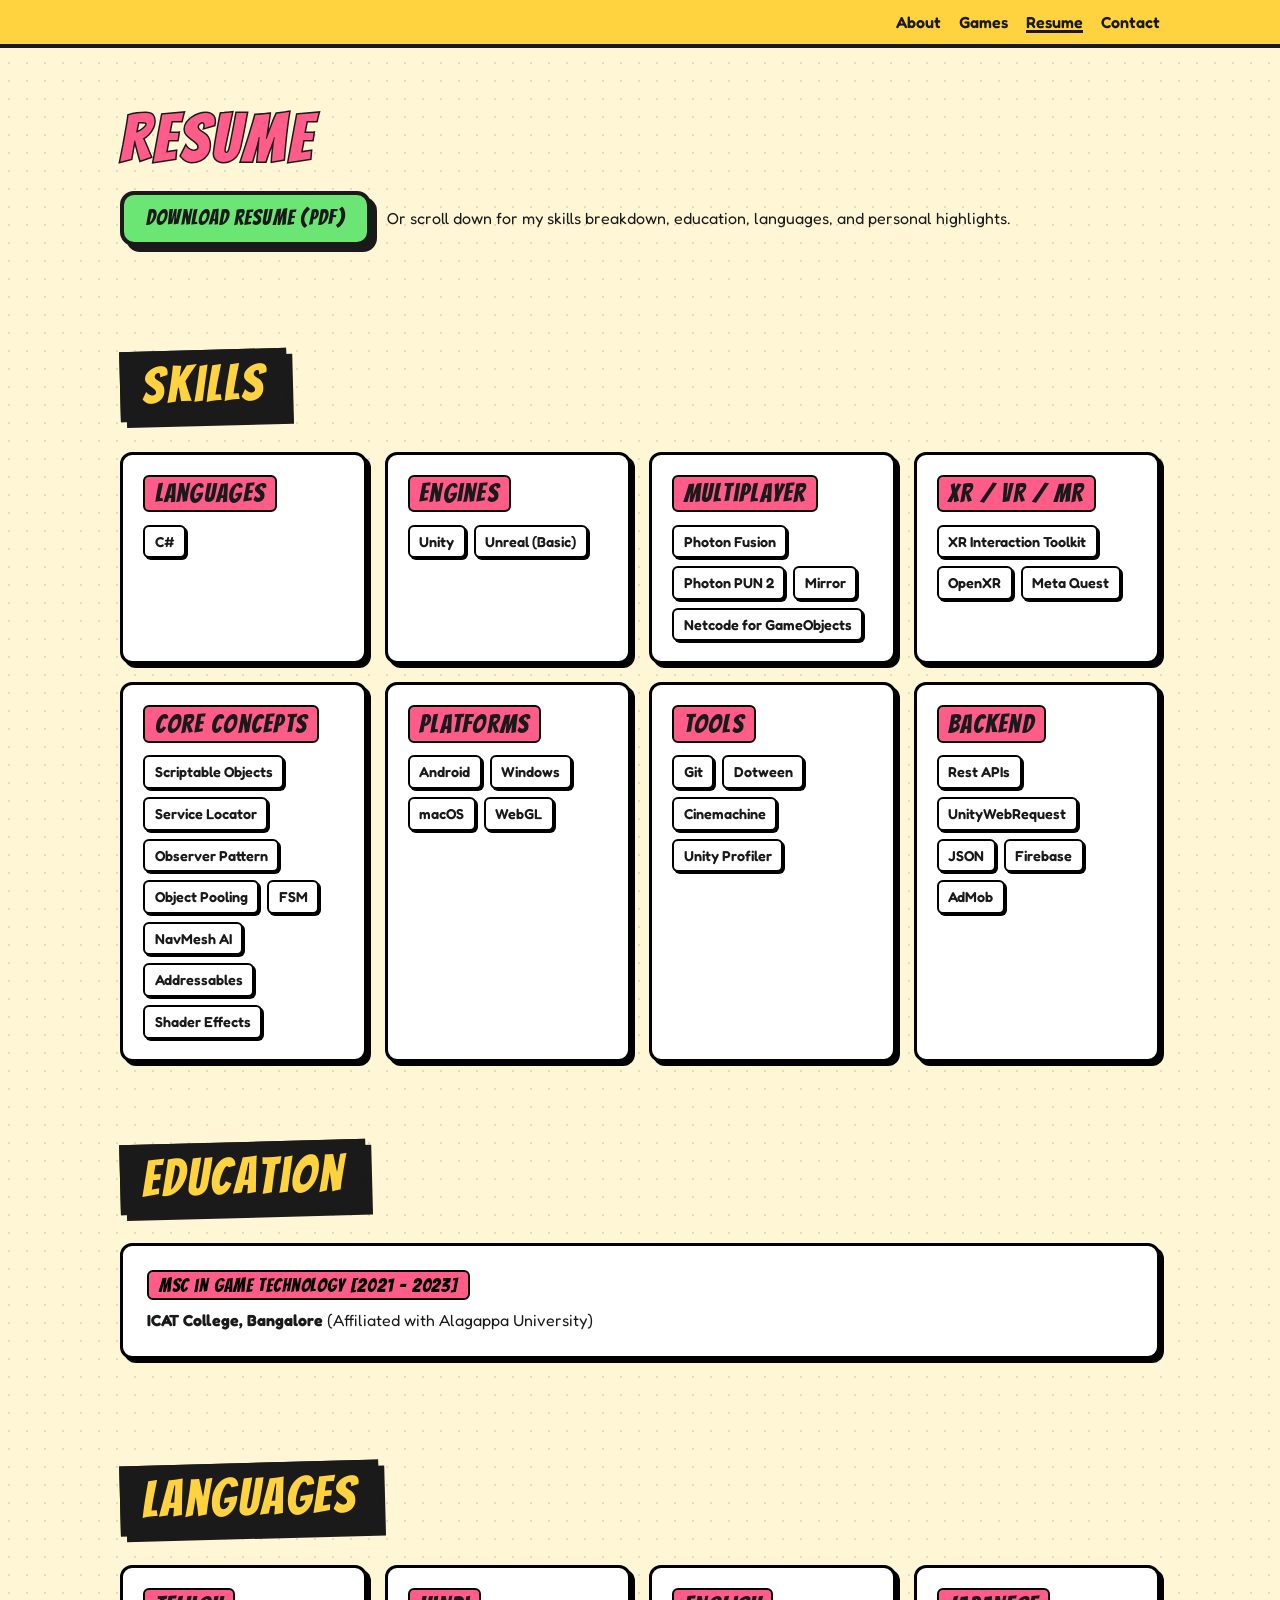
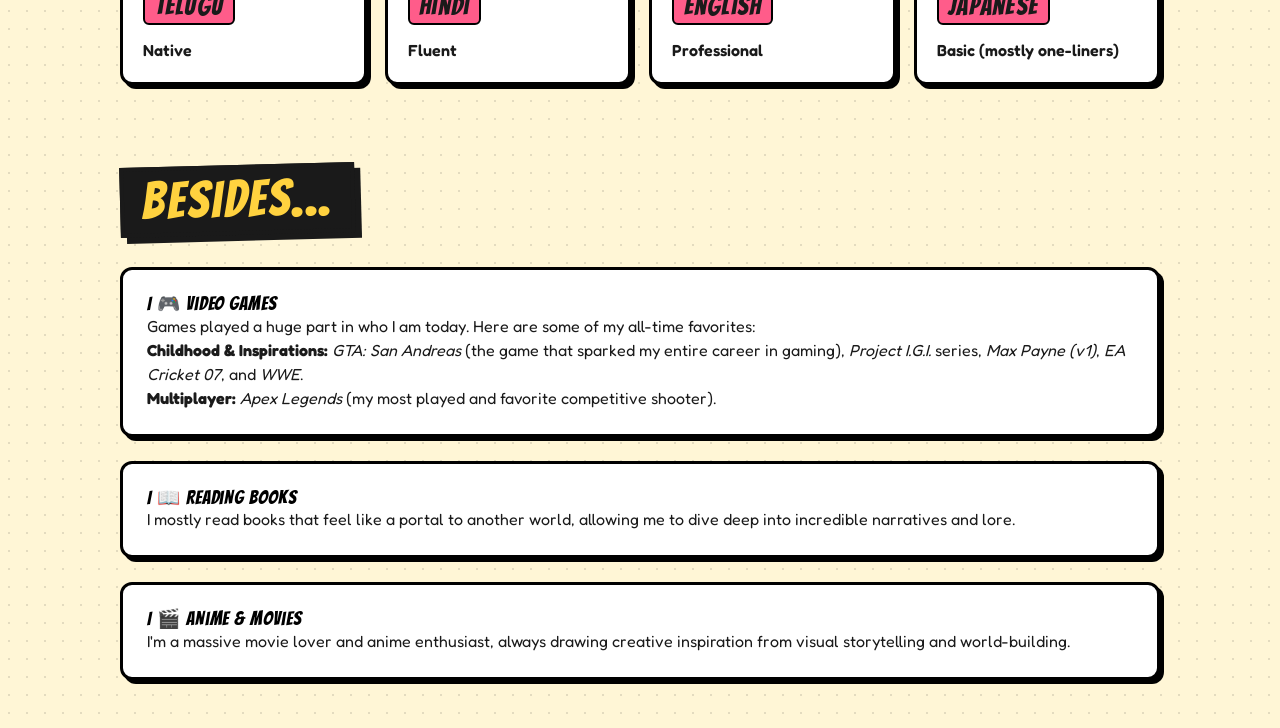
<file: resume.html>
<!doctype html>
<html lang="en">
  <head>
    <meta charset="UTF-8" />
    <meta name="viewport" content="width=device-width, initial-scale=1" />
    <title>Vinay | Resume</title>
    <meta
      name="description"
      content="Vinay's skills, education, languages, personal highlights, and downloadable resume."
    />
    <link rel="preconnect" href="https://fonts.googleapis.com" />
    <link rel="preconnect" href="https://fonts.gstatic.com" crossorigin />
    <link
      href="https://fonts.googleapis.com/css2?family=Bangers&family=Fredoka:wght@400;600&display=swap"
      rel="stylesheet"
    />
    <link rel="stylesheet" href="style.css" />
    <style>
      .skillgroup-card {
        background: #fff;
        padding: 1.25rem;
        border-radius: 12px;
        border: 3px solid #000;
        box-shadow: 4px 4px 0 #000;
      }
      .skillgroup-card h3.group {
        background: var(--pink);
        display: inline-block;
        padding: 0.2rem 0.6rem;
        border-radius: 6px;
        border: 2px solid #000;
        margin-top: 0;
        margin-bottom: 0.8rem;
      }
      ul.skills-chips {
        list-style: none;
        padding: 0;
        margin: 0;
        display: flex;
        flex-wrap: wrap;
        gap: 0.5rem;
      }
      ul.skills-chips li {
        background: #fff;
        border: 2px solid #000;
        padding: 0.25rem 0.6rem;
        border-radius: 6px;
        font-weight: 600;
        font-size: 0.9rem;
        box-shadow: 2px 2px 0 #000;
      }
      .besides-card {
        background: #fff;
        padding: 1.5rem;
        margin-bottom: 1.5rem;
        border-radius: 12px;
        border: 3px solid #000;
        box-shadow: 4px 4px 0 #000;
      }
      .besides-card h3 {
        margin-top: 0;
        color: #000;
      }
    </style>
  </head>
  <body>
    <nav>
      <div class="wrap">
        <ul>
          <li><a href="index.html">About</a></li>
          <li><a href="games.html">Games</a></li>
          <li><a href="resume.html" class="active">Resume</a></li>
          <li><a href="contact.html">Contact</a></li>
        </ul>
      </div>
    </nav>
    <main>
      <header class="page-header">
        <div class="wrap"><h1>Resume</h1></div>
      </header>
      <section class="resume-intro">
        <div class="wrap resume-top">
          <a class="btn" href="assets/Vinay_Goud_Resume.pdf" download
            >Download resume (PDF)</a
          >
          <p style="margin: 0">
            Or scroll down for my skills breakdown, education, languages, and
            personal highlights.
          </p>
        </div>
      </section>

      <section id="skills">
        <div class="wrap">
          <h2>Skills</h2>
          <div class="skillgroups">
            <div class="skillgroup-card">
              <h3 class="group">Languages</h3>
              <ul class="skills-chips">
                <li>C#</li>
              </ul>
            </div>
            <div class="skillgroup-card">
              <h3 class="group">Engines</h3>
              <ul class="skills-chips">
                <li>Unity</li>
                <li>Unreal (Basic)</li>
              </ul>
            </div>
            <div class="skillgroup-card">
              <h3 class="group">Multiplayer</h3>
              <ul class="skills-chips">
                <li>Photon Fusion</li>
                <li>Photon PUN 2</li>
                <li>Mirror</li>
                <li>Netcode for GameObjects</li>
              </ul>
            </div>
            <div class="skillgroup-card">
              <h3 class="group">XR / VR / MR</h3>
              <ul class="skills-chips">
                <li>XR Interaction Toolkit</li>
                <li>OpenXR</li>
                <li>Meta Quest</li>
              </ul>
            </div>
            <div class="skillgroup-card">
              <h3 class="group">Core Concepts</h3>
              <ul class="skills-chips">
                <li>Scriptable Objects</li>
                <li>Service Locator</li>
                <li>Observer Pattern</li>
                <li>Object Pooling</li>
                <li>FSM</li>
                <li>NavMesh AI</li>
                <li>Addressables</li>
                <li>Shader Effects</li>
              </ul>
            </div>
            <div class="skillgroup-card">
              <h3 class="group">Platforms</h3>
              <ul class="skills-chips">
                <li>Android</li>
                <li>Windows</li>
                <li>macOS</li>
                <li>WebGL</li>
              </ul>
            </div>
            <div class="skillgroup-card">
              <h3 class="group">Tools</h3>
              <ul class="skills-chips">
                <li>Git</li>
                <li>Dotween</li>
                <li>Cinemachine</li>
                <li>Unity Profiler</li>
              </ul>
            </div>
            <div class="skillgroup-card">
              <h3 class="group">Backend</h3>
              <ul class="skills-chips">
                <li>Rest APIs</li>
                <li>UnityWebRequest</li>
                <li>JSON</li>
                <li>Firebase</li>
                <li>AdMob</li>
              </ul>
            </div>
          </div>
        </div>
      </section>

      <section id="education" style="padding-top: 2rem">
        <div class="wrap">
          <h2>Education</h2>
          <div class="besides-card">
            <h3
              style="
                background: var(--pink);
                display: inline-block;
                padding: 0.2rem 0.6rem;
                border-radius: 6px;
                border: 2px solid #000;
                margin-top: 0;
              "
            >
              MSc in Game Technology <span class="when">[2021 – 2023]</span>
            </h3>
            <p style="margin-bottom: 0; margin-top: 0.5rem">
              <strong>ICAT College, Bangalore</strong> (Affiliated with Alagappa
              University)
            </p>
          </div>
        </div>
      </section>

      <section id="languages" style="padding-top: 2rem">
        <div class="wrap">
          <h2>Languages</h2>
          <div class="skillgroups">
            <div class="skillgroup-card">
              <h3 class="group">Telugu</h3>
              <p style="margin: 0; font-weight: 600">Native</p>
            </div>
            <div class="skillgroup-card">
              <h3 class="group">Hindi</h3>
              <p style="margin: 0; font-weight: 600">Fluent</p>
            </div>
            <div class="skillgroup-card">
              <h3 class="group">English</h3>
              <p style="margin: 0; font-weight: 600">Professional</p>
            </div>
            <div class="skillgroup-card">
              <h3 class="group">Japanese</h3>
              <p style="margin: 0; font-weight: 600">
                Basic (mostly one-liners)
              </p>
            </div>
          </div>
        </div>
      </section>

      <section id="besides" style="padding-top: 2rem; padding-bottom: 3rem">
        <div class="wrap">
          <h2>Besides...</h2>

          <div class="besides-card">
            <h3>I 🎮 Video games</h3>
            <p>
              Games played a huge part in who I am today. Here are some of my
              all-time favorites:
            </p>
            <p>
              <strong>Childhood & Inspirations:</strong>
              <em>GTA: San Andreas</em> (the game that sparked my entire career
              in gaming), <em>Project I.G.I.</em> series,
              <em>Max Payne (v1)</em>, <em>EA Cricket 07</em>, and <em>WWE</em>.
            </p>
            <p style="margin-bottom: 0">
              <strong>Multiplayer:</strong> <em>Apex Legends</em> (my most
              played and favorite competitive shooter).
            </p>
          </div>

          <div class="besides-card">
            <h3>I 📖 Reading Books</h3>
            <p style="margin-bottom: 0">
              I mostly read books that feel like a portal to another world,
              allowing me to dive deep into incredible narratives and lore.
            </p>
          </div>

          <div class="besides-card" style="margin-bottom: 0">
            <h3>I 🎬 Anime & Movies</h3>
            <p style="margin-bottom: 0">
              I'm a massive movie lover and anime enthusiast, always drawing
              creative inspiration from visual storytelling and world-building.
            </p>
          </div>
        </div>
      </section>
    </main>
    <!-- <footer>&copy; Vinay. Built with HTML and CSS.</footer> -->
  </body>
</html>
</file>
<file: style.css>
:root {
  --ink: #1a1a1a;
  --paper: #fff6d6;
  --yellow: #ffd23f;
  --pink: #ff5c8a;
  --blue: #3ec5ff;
  --green: #6be675;
  --shadow: 6px 6px 0 var(--ink);
}

* {
  box-sizing: border-box;
  margin: 0;
}

html {
  scroll-behavior: smooth;
}

body {
  font-family: "Fredoka", "Trebuchet MS", sans-serif;
  color: var(--ink);
  background: var(--paper);
  background-image: radial-gradient(
    rgba(26, 26, 26, 0.12) 1.5px,
    transparent 1.5px
  );
  background-size: 18px 18px;
  line-height: 1.5;
}

h1,
h2,
h3,
.logo,
.btn,
.skills li {
  font-family: "Bangers", "Impact", sans-serif;
  font-weight: 400;
  letter-spacing: 0.05em;
}

h1,
h2,
h3 {
  line-height: 1.05;
}

a {
  color: inherit;
}

a:focus-visible {
  outline: 4px solid var(--pink);
  outline-offset: 3px;
}

.wrap {
  max-width: 1080px;
  margin: 0 auto;
  padding: 0 20px;
}

nav {
  position: sticky;
  top: 0;
  z-index: 5;
  background: var(--yellow);
  border-bottom: 4px solid var(--ink);
}

nav .wrap {
  display: flex;
  justify-content: flex-end; /* Moves About, Games, Resume, Contact to the right */
  align-items: center;
  padding-top: 10px;
  padding-bottom: 10px;
  gap: 12px;
  flex-wrap: wrap;
}

.logo {
  font-size: 1.8rem;
  text-decoration: none;
}

nav ul {
  display: flex;
  gap: 18px;
  list-style: none;
  padding: 0;
  flex-wrap: wrap;
}

nav ul a {
  font-weight: 600;
  text-decoration: none;
}

nav ul a:hover {
  text-decoration: underline;
  text-decoration-thickness: 3px;
}
.hero {
  padding: 48px 0;
}

.hero-top {
  display: grid;
  grid-template-columns: 1.15fr 1fr;
  gap: 36px;
  align-items: center;
  margin-bottom: 44px;
}
.hero-name {
  text-align: center;
}
.hero-name h1 {
  font-size: clamp(3.6rem, 10vw, 6.5rem);
  line-height: 1;
  color: var(--pink);
  -webkit-text-stroke: 3px var(--ink);
  paint-order: stroke fill;
}
.hero-name h1 .hello {
  display: block;
  font-size: 0.32em;
  letter-spacing: 0.1em;
  -webkit-text-stroke: 2px var(--ink);
}
.about-tag {
  text-align: center;
}
.about-tag h2 {
  margin-bottom: 24px;
}

.mascot {
  width: 100%;
  aspect-ratio: 16 / 9;
  background: var(--blue);
  border: 5px solid var(--ink);
  border-radius: 20px;
  box-shadow: 8px 8px 0 var(--ink);
  overflow: hidden;
  display: flex;
  align-items: center;
  justify-content: center;
  transform: rotate(2deg);
}

.mascot img {
  width: 100%;
  height: 100%;
  object-fit: cover;
  display: block;
}

@media (max-width: 900px) {
  .hero-top {
    grid-template-columns: 1fr;
  }
}

.btns {
  display: flex;
  gap: 14px;
  margin-top: 24px;
  flex-wrap: wrap;
  justify-content: center;
}

.btn {
  display: inline-block;
  font-size: 1.3rem;
  text-decoration: none;
  background: var(--green);
  border: 4px solid var(--ink);
  border-radius: 14px;
  padding: 8px 22px;
  box-shadow: var(--shadow);
  transition:
    transform 0.1s,
    box-shadow 0.1s;
}

.btn.alt {
  background: var(--blue);
}

.btn:hover {
  transform: translate(3px, 3px);
  box-shadow: 3px 3px 0 var(--ink);
}

.mascot {
  display: grid;
  place-items: center;
  min-height: 280px;
  background: var(--blue);
  border: 5px solid var(--ink);
  border-radius: 28px;
  box-shadow: var(--shadow);
  overflow: hidden;
}

.mascot img {
  max-width: 100%;
  max-height: 380px;
  display: block;
}

.mascot span {
  font-family: "Bangers", "Impact", sans-serif;
  font-size: 1.6rem;
  padding: 20px;
  text-align: center;
}

.mascot:has(img) span {
  display: none;
}

.mascot.round {
  width: 260px;
  height: 260px;
  min-height: 0;
  border-radius: 50%;
  justify-self: center;
}

.mascot.round img {
  width: 100%;
  height: 100%;
  max-height: none;
  object-fit: cover;
}

.mascot.round span {
  font-size: 1.1rem;
  padding: 12px;
}

section {
  padding: 48px 0;
}

h2 {
  font-size: clamp(2.2rem, 5vw, 3.2rem);
  display: inline-block;
  background: var(--ink);
  color: var(--yellow);
  border: 4px solid var(--ink);
  padding: 4px 18px;
  box-shadow: var(--shadow);
  transform: rotate(-1.5deg);
  margin-bottom: 32px;
}

.grid {
  display: grid;
  grid-template-columns: repeat(auto-fit, minmax(min(100%, 440px), 1fr));
  gap: 28px;
}

.card {
  background: #fff;
  border: 5px solid var(--ink);
  border-radius: 20px;
  box-shadow: var(--shadow);
  overflow: hidden;
  display: flex;
  flex-direction: column;
}

.video {
  aspect-ratio: 16/9;
  background: var(--ink);
  display: grid;
  place-items: center;
  border-bottom: 5px solid var(--ink);
}

.video:empty::after {
  content: "Video coming soon";
  font-family: "Bangers", "Impact", sans-serif;
  color: var(--yellow);
  font-size: 1.7rem;
  letter-spacing: 0.06em;
}

.video iframe {
  width: 100%;
  height: 100%;
  border: 0;
}

.info {
  padding: 18px 20px 22px;
}

.info h3 {
  font-size: 1.9rem;
  margin-bottom: 6px;
}

.meta {
  font-weight: 600;
  opacity: 0.7;
  margin-bottom: 6px;
}

h3.group {
  font-size: 1.6rem;
  margin: 28px 0 6px;
}

h3.group .when {
  font-family: "Fredoka", sans-serif;
  font-size: 1rem;
  font-weight: 600;
  opacity: 0.7;
  margin-left: 10px;
}

.group-note {
  margin-bottom: 18px;
  max-width: 40rem;
}

.grid + h3.group {
  margin-top: 40px;
}

.skillgroups {
  display: grid;
  grid-template-columns: repeat(auto-fit, minmax(220px, 1fr));
  gap: 18px;
}

.skillgroup {
  background: #fff;
  border: 4px solid var(--ink);
  border-radius: 14px;
  padding: 14px;
  box-shadow: 5px 5px 0 var(--ink);
}

.skillgroup h3.group {
  font-size: 1.3rem;
  margin: 0 0 10px;
}

.more {
  display: inline-block;
  margin-top: 12px;
  font-weight: 600;
}

.chips {
  display: flex;
  flex-wrap: wrap;
  gap: 8px;
  margin-top: 14px;
  list-style: none;
  padding: 0;
}

.chips li {
  background: #fff;
  border: 3px solid var(--ink);
  border-radius: 999px;
  padding: 2px 12px;
  font-size: 0.9rem;
  font-weight: 600;
}

.skills {
  display: flex;
  flex-wrap: wrap;
  gap: 8px;
  list-style: none;
  padding: 0;
}

.skills li {
  font-size: 1rem;
  background: #fff;
  border: 3px solid var(--ink);
  border-radius: 8px;
  padding: 3px 12px;
  box-shadow: 3px 3px 0 var(--ink);
}

.contact {
  background: var(--pink);
  border: 5px solid var(--ink);
  border-radius: 24px;
  box-shadow: var(--shadow);
  padding: 32px;
}

.contact p {
  margin-bottom: 20px;
  font-size: 1.1rem;
  max-width: 36rem;
}
.about-text {
  max-width: 100%;
  margin: 0 0 1.25rem;
  font-size: 1.1rem;
  line-height: 1.6;
  text-align: left;
}

.contact-row {
  display: flex;
  align-items: flex-start;
  gap: 22px;
  flex-wrap: wrap;
  margin-bottom: 22px;
}

.icon-item {
  display: flex;
  flex-direction: column;
  align-items: center;
  gap: 6px;
  text-decoration: none;
  color: var(--ink);
  cursor: pointer;
}

.icon-circle {
  width: 48px;
  height: 48px;
  border-radius: 50%;
  background: #fff;
  border: 3px solid var(--ink);
  display: flex;
  align-items: center;
  justify-content: center;
  box-shadow: 3px 3px 0 var(--ink);
  transition:
    transform 0.1s,
    box-shadow 0.1s;
}

.icon-item:hover .icon-circle {
  transform: translate(2px, 2px);
  box-shadow: 1px 1px 0 var(--ink);
}

.icon-label {
  font-size: 0.85rem;
  font-weight: 600;
}

footer {
  text-align: center;
  padding: 32px 20px 48px;
  font-weight: 600;
}

@media (max-width: 760px) {
  .hero-top {
    grid-template-columns: 1fr;
  }
  .hero {
    padding-top: 40px;
  }
}

@media (prefers-reduced-motion: reduce) {
  html {
    scroll-behavior: auto;
  }
  .btn {
    transition: none;
  }
}

.dev-badge {
  font-size: 0.75rem;
  font-weight: 600;
  color: #6b7280;
  border: 1.5px solid #6b7280;
  border-radius: 12px;
  padding: 2px 8px;
  margin-left: 8px;
  vertical-align: middle;
  text-transform: uppercase;
}

.page-header {
  padding: 56px 0 8px;
}
.page-header h1 {
  font-size: clamp(2.6rem, 7vw, 4.2rem);
  color: var(--pink);
  -webkit-text-stroke: 3px var(--ink);
  paint-order: stroke fill;
}
nav ul a.active {
  text-decoration: underline;
  text-decoration-thickness: 3px;
}
.resume-intro {
  padding-top: 8px;
}
.resume-top {
  display: flex;
  align-items: center;
  gap: 16px;
  flex-wrap: wrap;
  margin-bottom: 8px;
}

.video-link {
  display: block;
  position: relative;
  text-decoration: none;
  cursor: pointer;
}

.video {
  position: relative;
  aspect-ratio: 16 / 9;
  background: var(--ink);
  border-bottom: 5px solid var(--ink);
  overflow: hidden;
}

.video img {
  width: 100%;
  height: 100%;
  object-fit: cover;
  display: block;
}

/* .video-link::after {
  content: "▶ Watch on YouTube";
  position: absolute;
  bottom: 12px;
  right: 12px;
  background: rgba(26, 26, 26, 0.9);
  color: var(--yellow);
  font-family: "Bangers", "Impact", sans-serif;
  padding: 4px 12px;
  border: 2px solid var(--ink);
  border-radius: 8px;
  font-size: 1rem;
  letter-spacing: 0.05em;
  box-shadow: 2px 2px 0 var(--ink);
  opacity: 0.85;
  transition:
    opacity 0.2s,
    transform 0.2s;
} */

.video-link:hover::after {
  opacity: 1;
  transform: scale(1.05);
}

.video-modal-btn {
  background: none;
  border: none;
  padding: 0;
  width: 100%;
  cursor: pointer;
  display: block;
  text-align: left;
}

.modal {
  position: fixed;
  top: 0;
  left: 0;
  width: 100vw;
  height: 100vh;
  z-index: 100;
  display: flex;
  align-items: center;
  justify-content: center;
  opacity: 0;
  pointer-events: none;
  transition: opacity 0.25s ease;
}

.modal.active {
  opacity: 1;
  pointer-events: auto;
}

.modal-overlay {
  position: absolute;
  top: 0;
  left: 0;
  width: 100%;
  height: 100%;
  background: rgba(0, 0, 0, 0.75);
}

.modal-container {
  position: relative;
  background: var(--paper);
  border: 5px solid var(--ink);
  border-radius: 20px;
  box-shadow: 8px 8px 0 var(--ink);
  width: 90%;
  max-width: 720px;
  max-height: 90vh;
  overflow-y: auto;
  z-index: 101;
  padding: 24px;
}

.modal-close {
  position: absolute;
  top: 12px;
  right: 16px;
  background: var(--pink);
  color: #fff;
  border: 3px solid var(--ink);
  border-radius: 50%;
  width: 36px;
  height: 36px;
  font-size: 1.4rem;
  font-weight: bold;
  cursor: pointer;
  display: flex;
  align-items: center;
  justify-content: center;
  z-index: 102;
  box-shadow: 2px 2px 0 var(--ink);
}

.modal-video-wrap {
  aspect-ratio: 16 / 9;
  background: var(--ink);
  border: 4px solid var(--ink);
  border-radius: 12px;
  overflow: hidden;
  margin-bottom: 20px;
}

.modal-video-wrap iframe {
  width: 100%;
  height: 100%;
  border: 0;
}

.modal-body h2 {
  font-size: 2rem;
  margin-bottom: 10px;
}

.modal-body h3 {
  font-size: 1.4rem;
  margin-top: 18px;
  margin-bottom: 6px;
  color: var(--pink);
}

.modal-desc,
.modal-tech {
  font-size: 1.05rem;
  line-height: 1.6;
}

.card.modal-trigger {
  cursor: pointer;
  transition:
    transform 0.15s ease,
    box-shadow 0.15s ease;
}

.card.modal-trigger:hover {
  transform: translate(-2px, -2px);
  box-shadow: 8px 8px 0 var(--ink);
}
</file>
<file: Portfolio/style.css>
:root {
  --ink: #1a1a1a;
  --paper: #fff6d6;
  --yellow: #ffd23f;
  --pink: #ff5c8a;
  --blue: #3ec5ff;
  --green: #6be675;
  --shadow: 6px 6px 0 var(--ink);
}

* {
  box-sizing: border-box;
  margin: 0;
}

html {
  scroll-behavior: smooth;
}

body {
  font-family: "Fredoka", "Trebuchet MS", sans-serif;
  color: var(--ink);
  background: var(--paper);
  background-image: radial-gradient(
    rgba(26, 26, 26, 0.12) 1.5px,
    transparent 1.5px
  );
  background-size: 18px 18px;
  line-height: 1.5;
}

h1,
h2,
h3,
.logo,
.btn,
.skills li {
  font-family: "Bangers", "Impact", sans-serif;
  font-weight: 400;
  letter-spacing: 0.05em;
}

h1,
h2,
h3 {
  line-height: 1.05;
}

a {
  color: inherit;
}

a:focus-visible {
  outline: 4px solid var(--pink);
  outline-offset: 3px;
}

.wrap {
  max-width: 1080px;
  margin: 0 auto;
  padding: 0 20px;
}

nav {
  position: sticky;
  top: 0;
  z-index: 5;
  background: var(--yellow);
  border-bottom: 4px solid var(--ink);
}

nav .wrap {
  display: flex;
  justify-content: space-between;
  align-items: center;
  padding-top: 10px;
  padding-bottom: 10px;
  gap: 12px;
  flex-wrap: wrap;
}

.logo {
  font-size: 1.8rem;
  text-decoration: none;
}

nav ul {
  display: flex;
  gap: 18px;
  list-style: none;
  padding: 0;
  flex-wrap: wrap;
}

nav ul a {
  font-weight: 600;
  text-decoration: none;
}

nav ul a:hover {
  text-decoration: underline;
  text-decoration-thickness: 3px;
}

.hero {
  padding: 64px 0 48px;
}

.hero .wrap {
  display: grid;
  grid-template-columns: 1.3fr 1fr;
  gap: 32px;
  align-items: center;
}

h1 {
  font-size: clamp(3rem, 9vw, 6rem);
  margin-bottom: 16px;
  color: #fff;
  -webkit-text-stroke: 3px var(--ink);
  paint-order: stroke fill;
  text-shadow: 5px 5px 0 var(--blue);
}

.hero p {
  font-size: 1.15rem;
  max-width: 34rem;
}

.btns {
  display: flex;
  gap: 14px;
  margin-top: 24px;
  flex-wrap: wrap;
}

.btn {
  display: inline-block;
  font-size: 1.3rem;
  text-decoration: none;
  background: var(--green);
  border: 4px solid var(--ink);
  border-radius: 14px;
  padding: 8px 22px;
  box-shadow: var(--shadow);
  transition:
    transform 0.1s,
    box-shadow 0.1s;
}

.btn.alt {
  background: var(--blue);
}

.btn:hover {
  transform: translate(3px, 3px);
  box-shadow: 3px 3px 0 var(--ink);
}

.mascot {
  display: grid;
  place-items: center;
  min-height: 280px;
  background: var(--blue);
  border: 5px solid var(--ink);
  border-radius: 28px;
  box-shadow: var(--shadow);
  overflow: hidden;
}

.mascot img {
  max-width: 100%;
  max-height: 380px;
  display: block;
}

.mascot span {
  font-family: "Bangers", "Impact", sans-serif;
  font-size: 1.6rem;
  padding: 20px;
  text-align: center;
}

.mascot:has(img) span {
  display: none;
}

section {
  padding: 48px 0;
}

h2 {
  font-size: clamp(2.2rem, 5vw, 3.2rem);
  display: inline-block;
  background: var(--yellow);
  border: 4px solid var(--ink);
  padding: 4px 18px;
  box-shadow: var(--shadow);
  transform: rotate(-1.5deg);
  margin-bottom: 32px;
}

.grid {
  display: grid;
  grid-template-columns: repeat(auto-fit, minmax(min(100%, 440px), 1fr));
  gap: 28px;
}

.card {
  background: #fff;
  border: 5px solid var(--ink);
  border-radius: 20px;
  box-shadow: var(--shadow);
  overflow: hidden;
  display: flex;
  flex-direction: column;
}

.video {
  aspect-ratio: 16/9;
  background: var(--ink);
  display: grid;
  place-items: center;
  border-bottom: 5px solid var(--ink);
}

.video:empty::after {
  content: "Video coming soon";
  font-family: "Bangers", "Impact", sans-serif;
  color: var(--yellow);
  font-size: 1.7rem;
  letter-spacing: 0.06em;
}

.video iframe {
  width: 100%;
  height: 100%;
  border: 0;
}

.info {
  padding: 18px 20px 22px;
}

.info h3 {
  font-size: 1.9rem;
  margin-bottom: 6px;
}

.meta {
  font-weight: 600;
  opacity: 0.7;
  margin-bottom: 6px;
}

h3.group {
  font-size: 1.6rem;
  margin: 28px 0 6px;
}

h3.group .when {
  font-family: "Fredoka", sans-serif;
  font-size: 1rem;
  font-weight: 600;
  opacity: 0.7;
  margin-left: 10px;
}

.group-note {
  margin-bottom: 18px;
  max-width: 40rem;
}

.grid + h3.group {
  margin-top: 40px;
}

.skillgroups {
  display: grid;
  grid-template-columns: repeat(auto-fit, minmax(220px, 1fr));
  gap: 18px;
}

.skillgroup {
  background: #fff;
  border: 4px solid var(--ink);
  border-radius: 14px;
  padding: 14px;
  box-shadow: 5px 5px 0 var(--ink);
}

.skillgroup h3.group {
  font-size: 1.3rem;
  margin: 0 0 10px;
}

.more {
  display: inline-block;
  margin-top: 12px;
  font-weight: 600;
}

.chips {
  display: flex;
  flex-wrap: wrap;
  gap: 8px;
  margin-top: 14px;
  list-style: none;
  padding: 0;
}

.chips li {
  background: var(--yellow);
  border: 3px solid var(--ink);
  border-radius: 999px;
  padding: 2px 12px;
  font-size: 0.9rem;
  font-weight: 600;
}

.card:nth-child(4n + 2) .chips li {
  background: var(--pink);
  color: #fff;
}

.card:nth-child(4n + 3) .chips li {
  background: var(--blue);
}

.card:nth-child(4n + 4) .chips li {
  background: var(--green);
}

.skills {
  display: flex;
  flex-wrap: wrap;
  gap: 8px;
  list-style: none;
  padding: 0;
}

.skills li {
  font-size: 1rem;
  background: #fff;
  border: 3px solid var(--ink);
  border-radius: 8px;
  padding: 3px 12px;
  box-shadow: 3px 3px 0 var(--ink);
}

.contact {
  background: var(--pink);
  border: 5px solid var(--ink);
  border-radius: 24px;
  box-shadow: var(--shadow);
  padding: 32px;
}

.contact p {
  margin-bottom: 20px;
  font-size: 1.1rem;
  max-width: 36rem;
}

.about-text {
  max-width: 44rem;
  font-size: 1.1rem;
}

.contact-row {
  display: flex;
  align-items: flex-start;
  gap: 22px;
  flex-wrap: wrap;
  margin-bottom: 22px;
}

.icon-item {
  display: flex;
  flex-direction: column;
  align-items: center;
  gap: 6px;
  text-decoration: none;
  color: var(--ink);
  cursor: pointer;
}

.icon-circle {
  width: 48px;
  height: 48px;
  border-radius: 50%;
  background: #fff;
  border: 3px solid var(--ink);
  display: flex;
  align-items: center;
  justify-content: center;
  box-shadow: 3px 3px 0 var(--ink);
  transition:
    transform 0.1s,
    box-shadow 0.1s;
}

.icon-item:hover .icon-circle {
  transform: translate(2px, 2px);
  box-shadow: 1px 1px 0 var(--ink);
}

.icon-label {
  font-size: 0.85rem;
  font-weight: 600;
}

footer {
  text-align: center;
  padding: 32px 20px 48px;
  font-weight: 600;
}

@media (max-width: 760px) {
  .hero .wrap {
    grid-template-columns: 1fr;
  }
  .hero {
    padding-top: 40px;
  }
}

@media (prefers-reduced-motion: reduce) {
  html {
    scroll-behavior: auto;
  }
  .btn {
    transition: none;
  }
}
</file>
